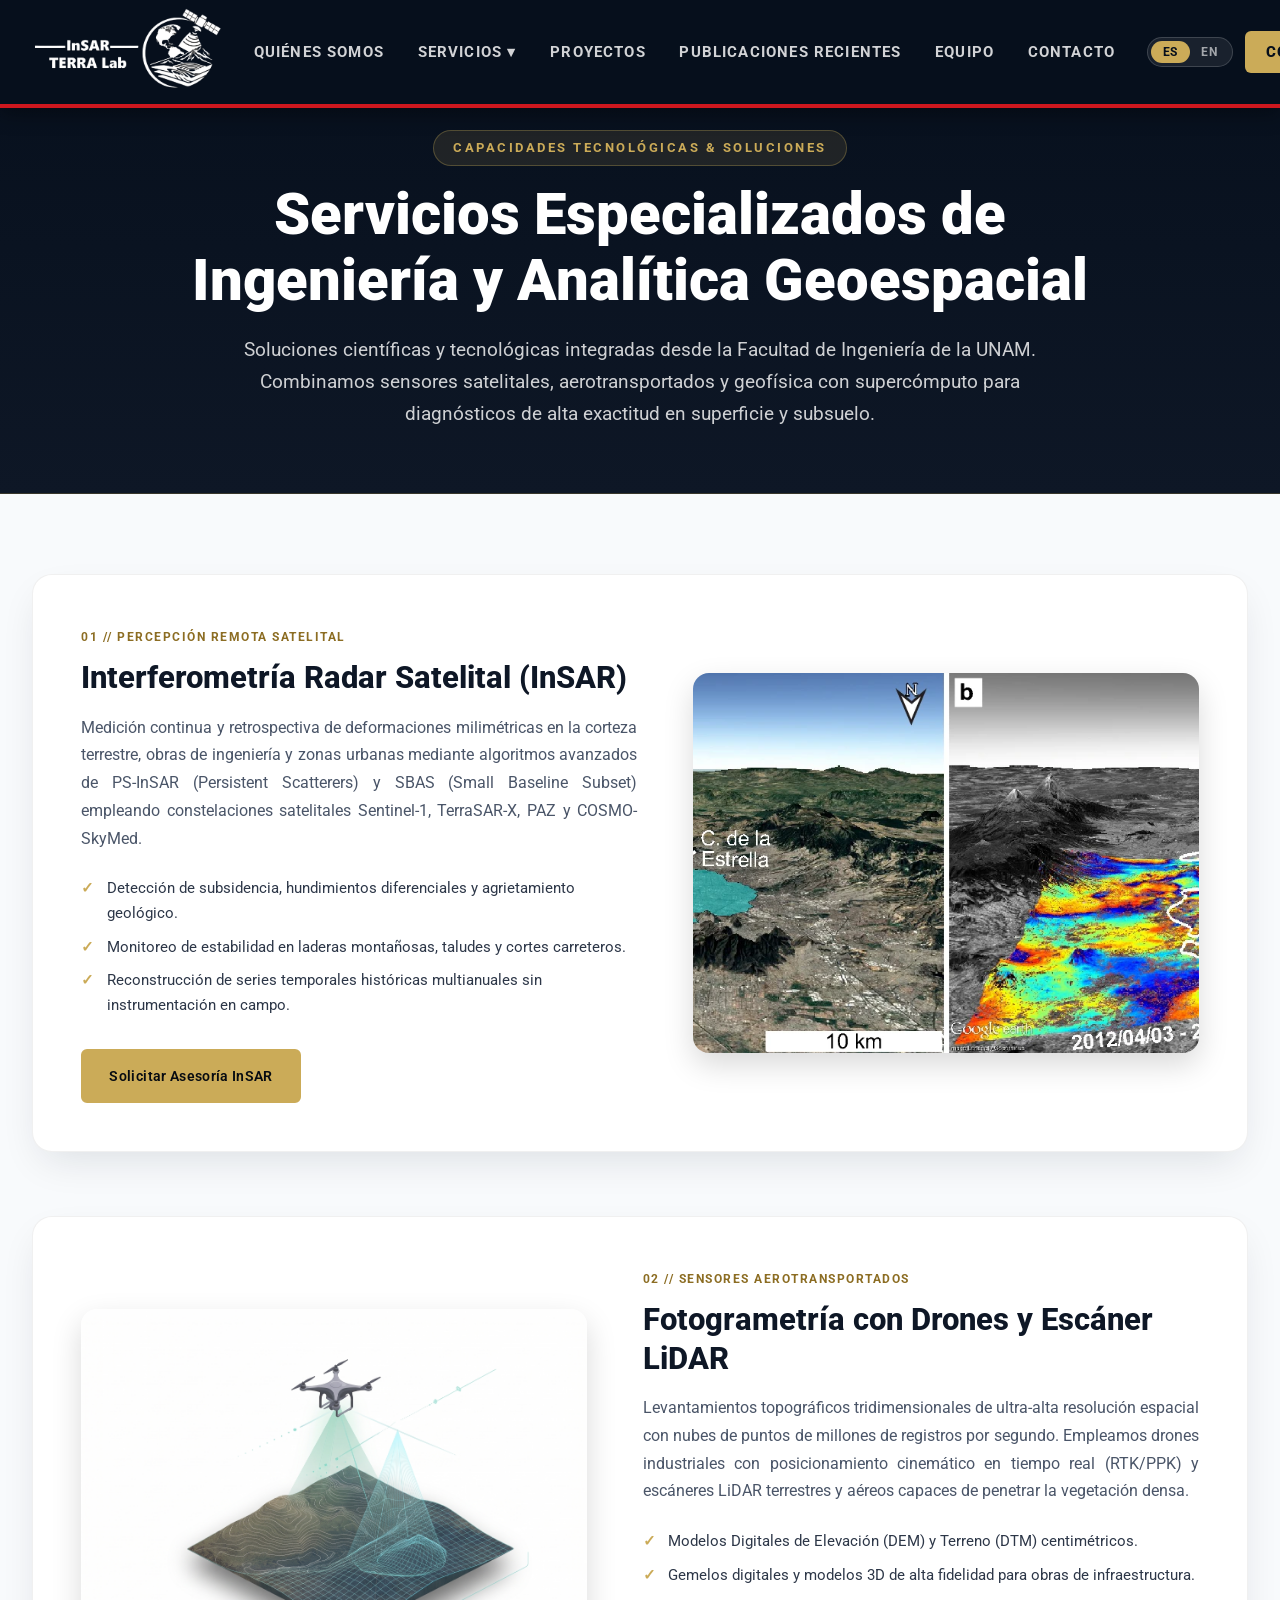
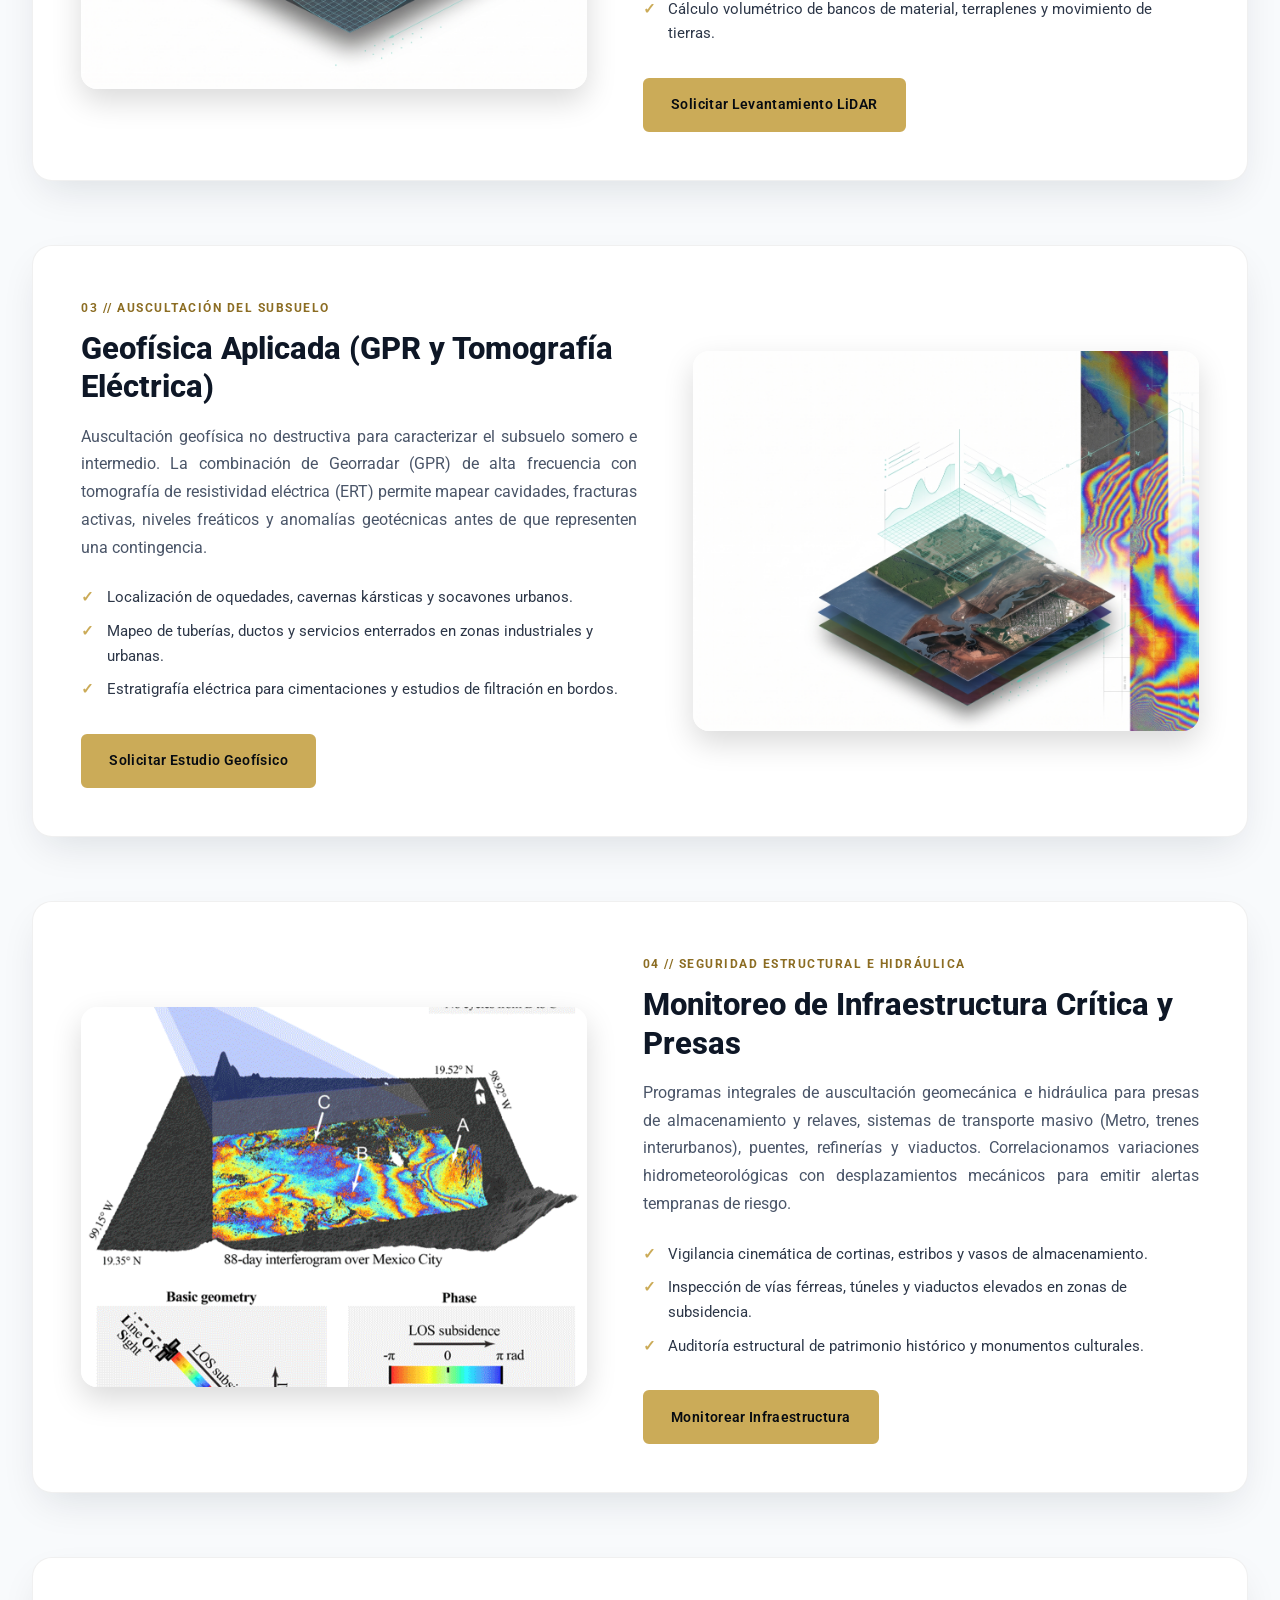
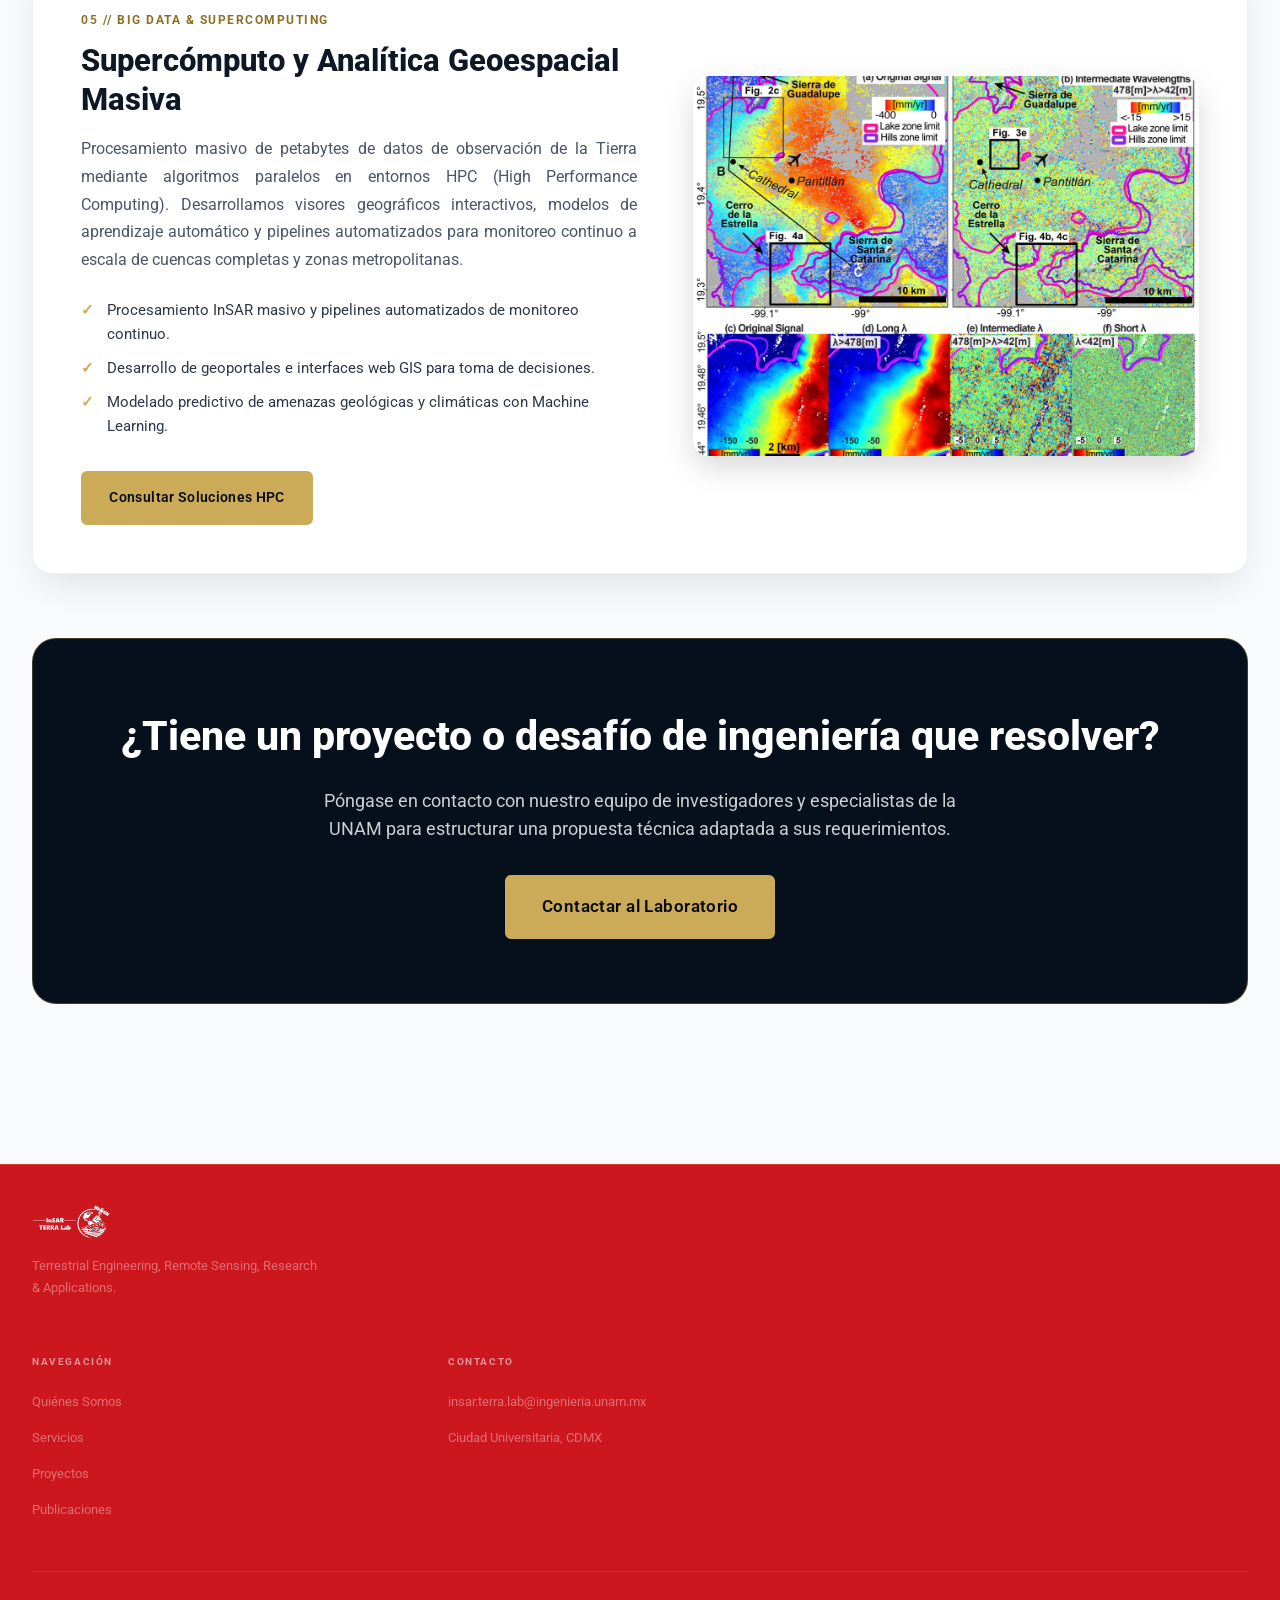
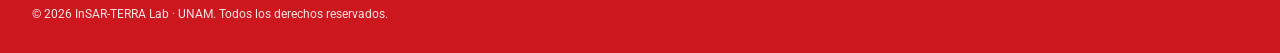
<file: servicios.html>
<!DOCTYPE html>
<html lang="es">
<head>
    <meta charset="UTF-8">
    <meta name="viewport" content="width=device-width, initial-scale=1.0">
    <title>Servicios Tecnológicos y Especializados | InSAR-TERRA Lab — UNAM</title>
    <meta name="description" content="Servicios de ingeniería, percepción remota satelital InSAR, drones con LiDAR, geofísica aplicada y supercómputo para monitoreo de infraestructura crítica y amenazas geológicas.">
    <link rel="icon" type="image/svg+xml" href="data:image/svg+xml,<svg xmlns='http://www.w3.org/2000/svg' viewBox='0 0 32 32'><circle cx='16' cy='16' r='14' fill='%23060F1C'/><path d='M8 16a8 8 0 0 1 16 0' stroke='%23CBAB58' stroke-width='3' fill='none'/><circle cx='16' cy='16' r='3' fill='%23CBAB58'/></svg>">

    <!-- Fonts -->
    <link rel="preconnect" href="https://fonts.googleapis.com">
    <link rel="preconnect" href="https://fonts.gstatic.com" crossorigin>
    <link href="https://fonts.googleapis.com/css2?family=Roboto:wght@300;400;500;700;900&family=Playfair+Display:ital,wght@0,600;0,700;1,400&family=JetBrains+Mono:wght@400;500;600&display=swap" rel="stylesheet">
    <link rel="stylesheet" href="css/styles.css">
    <style>
        .services-page-hero {
            padding: 130px 2rem 4rem;
            background: linear-gradient(180deg, #060F1C 0%, #0E1726 100%);
            border-bottom: 1px solid rgba(203, 171, 88, 0.25);
            text-align: center;
        }
        .services-hero-content {
            max-width: 960px;
            margin: 0 auto;
        }
        .services-badge {
            display: inline-block;
            font-family: var(--font-mono);
            font-size: 0.8rem;
            color: #CBAB58;
            letter-spacing: 2.5px;
            text-transform: uppercase;
            font-weight: 700;
            margin-bottom: 1rem;
            background: rgba(203, 171, 88, 0.12);
            padding: 0.4rem 1.2rem;
            border-radius: 999px;
            border: 1px solid rgba(203, 171, 88, 0.3);
        }
        .services-hero-title {
            font-size: clamp(2.4rem, 4.5vw, 3.8rem);
            font-weight: 900;
            color: #FFFFFF;
            line-height: 1.15;
            margin-bottom: 1.25rem;
        }
        .services-hero-subtitle {
            font-size: clamp(1.05rem, 1.5vw, 1.2rem);
            color: rgba(255, 255, 255, 0.8);
            line-height: 1.65;
            max-width: 800px;
            margin: 0 auto;
        }
        .services-section-wrapper {
            max-width: 1300px;
            margin: 0 auto;
            padding: 5rem 2rem;
        }
        .service-card-detailed {
            display: grid;
            grid-template-columns: 1.1fr 1fr;
            gap: 3.5rem;
            align-items: center;
            background: #FFFFFF;
            border-radius: 20px;
            padding: 3rem;
            margin-bottom: 4rem;
            box-shadow: 0 16px 40px -10px rgba(10, 22, 40, 0.12);
            border: 1px solid rgba(0, 0, 0, 0.06);
            transition: transform 0.3s ease, box-shadow 0.3s ease;
        }
        .service-card-detailed:hover {
            transform: translateY(-4px);
            box-shadow: 0 24px 50px -12px rgba(10, 22, 40, 0.18);
        }
        .service-card-detailed.reverse {
            grid-template-columns: 1fr 1.1fr;
        }
        .service-card-detailed.reverse .service-info {
            order: 2;
        }
        .service-card-detailed.reverse .service-img-wrap {
            order: 1;
        }
        .service-tag {
            display: inline-block;
            font-family: var(--font-mono);
            font-size: 0.72rem;
            color: #8C6D23;
            letter-spacing: 1.5px;
            text-transform: uppercase;
            font-weight: 700;
            margin-bottom: 0.75rem;
        }
        .service-title {
            font-size: clamp(1.6rem, 2.4vw, 2.2rem);
            font-weight: 800;
            color: #0E1726;
            line-height: 1.25;
            margin-bottom: 1rem;
        }
        .service-desc {
            font-size: 1.02rem;
            color: #4A5568;
            line-height: 1.7;
            margin-bottom: 1.5rem;
            text-align: justify;
        }
        .service-features-list {
            list-style: none;
            padding: 0;
            margin: 0 0 2rem 0;
        }
        .service-features-list li {
            position: relative;
            padding-left: 1.6rem;
            font-size: 0.95rem;
            color: #2D3748;
            line-height: 1.6;
            margin-bottom: 0.6rem;
        }
        .service-features-list li::before {
            content: "✓";
            position: absolute;
            left: 0;
            color: #CBAB58;
            font-weight: 900;
        }
        .service-img-wrap {
            height: 380px;
            border-radius: 16px;
            overflow: hidden;
            box-shadow: 0 12px 30px rgba(0,0,0,0.15);
        }
        .service-img-wrap img {
            width: 100%;
            height: 100%;
            object-fit: cover;
            display: block;
        }
        .services-cta-banner {
            background: #060F1C;
            border-radius: 24px;
            padding: 4rem 2.5rem;
            text-align: center;
            color: #FFFFFF;
            border: 1px solid rgba(203, 171, 88, 0.3);
            margin-top: 2rem;
        }
        .services-cta-banner h3 {
            font-size: clamp(2rem, 3.2vw, 2.6rem);
            font-weight: 800;
            margin-bottom: 1rem;
        }
        .services-cta-banner p {
            font-size: 1.1rem;
            color: rgba(255, 255, 255, 0.8);
            max-width: 650px;
            margin: 0 auto 2rem auto;
            line-height: 1.6;
        }
        @media (max-width: 900px) {
            .service-card-detailed,
            .service-card-detailed.reverse {
                grid-template-columns: 1fr;
                gap: 2rem;
                padding: 2rem 1.5rem;
            }
            .service-card-detailed.reverse .service-info {
                order: 1;
            }
            .service-card-detailed.reverse .service-img-wrap {
                order: 2;
            }
            .service-img-wrap {
                height: 260px;
            }
        }
    </style>
</head>
<body style="background: #F8FAFC;">

<!-- ======================== HEADER ======================== -->
<header id="main-header" style="background:#060F1C;">
    <a href="index.html#hero" class="logo">
        <img src="logos/insar-terra-white.png" alt="InSAR-TERRA Lab" class="header-main-logo">
    </a>

    <nav id="main-nav">
        <a href="index.html#quienes-somos" data-es="Quiénes Somos" data-en="About Us">Quiénes Somos</a>
        <div class="nav-item-dropdown">
            <a href="servicios.html" class="nav-link-dropdown active" data-es="Servicios ▾" data-en="Services ▾">Servicios ▾</a>
            <div class="dropdown-menu">
                <a href="#insar-interferometria" data-es="Interferometría Radar Satelital (InSAR)" data-en="Satellite Radar Interferometry (InSAR)">Interferometría Radar Satelital (InSAR)</a>
                <a href="#drones-lidar" data-es="Fotogrametría con Drones y Escáner LiDAR" data-en="Drone Photogrammetry & LiDAR Scanning">Fotogrametría con Drones y Escáner LiDAR</a>
                <a href="#geofisica-gpr" data-es="Geofísica Aplicada (GPR y Tomografía Eléctrica)" data-en="Applied Geophysics (GPR & Electrical Tomography)">Geofísica Aplicada (GPR y Tomografía Eléctrica)</a>
                <a href="#infraestructura-critica" data-es="Monitoreo de Infraestructura Crítica y Presas" data-en="Critical Infrastructure & Dam Monitoring">Monitoreo de Infraestructura Crítica y Presas</a>
                <a href="#supercomputo-analitica" data-es="Supercómputo y Analítica Geoespacial Masiva" data-en="Supercomputing & Big Geospatial Analytics">Supercómputo y Analítica Geoespacial Masiva</a>
            </div>
        </div>
        <a href="index.html#proyectos" data-es="Proyectos" data-en="Projects">Proyectos</a>
        <a href="index.html#difusion" data-es="Publicaciones Recientes" data-en="Recent Publications">Publicaciones Recientes</a>
        <a href="index.html#team" data-es="Equipo" data-en="Team">Equipo</a>
        <a href="index.html#contact" data-es="Contacto" data-en="Contact">Contacto</a>
    </nav>

    <div class="header-actions">
        <div class="lang-toggle" role="group" aria-label="Seleccionar idioma">
            <button class="lang-btn active" id="btn-es" onclick="setLang('es')" aria-pressed="true">ES</button>
            <button class="lang-btn" id="btn-en" onclick="setLang('en')" aria-pressed="false">EN</button>
        </div>
        <a href="index.html#contact" class="btn-contact" data-es="Contacto" data-en="Contact Us">Contacto</a>
    </div>
</header>

<!-- ======================== SERVICES HERO ======================== -->
<section class="services-page-hero">
    <div class="services-hero-content">
        <span class="services-badge" data-es="Capacidades Tecnológicas & Soluciones" data-en="Technological Capabilities & Solutions">Capacidades Tecnológicas &amp; Soluciones</span>
        <h1 class="services-hero-title" data-es="Servicios Especializados de Ingeniería y Analítica Geoespacial" data-en="Specialized Engineering & Geospatial Analytics Services">
            Servicios Especializados de Ingeniería y Analítica Geoespacial
        </h1>
        <p class="services-hero-subtitle" data-es="Soluciones científicas y tecnológicas integradas desde la Facultad de Ingeniería de la UNAM. Combinamos sensores satelitales, aerotransportados y geofísica con supercómputo para diagnósticos de alta exactitud en superficie y subsuelo." data-en="Integrated scientific and technological solutions from the Faculty of Engineering at UNAM. We fuse satellite, airborne, and geophysical sensors with high-performance supercomputing for high-precision surface and subsurface diagnostics.">
            Soluciones científicas y tecnológicas integradas desde la Facultad de Ingeniería de la UNAM. Combinamos sensores satelitales, aerotransportados y geofísica con supercómputo para diagnósticos de alta exactitud en superficie y subsuelo.
        </p>
    </div>
</section>

<!-- ======================== SERVICES LIST ======================== -->
<main class="services-section-wrapper">

    <!-- Servicio 1: InSAR -->
    <article id="insar-interferometria" class="service-card-detailed">
        <div class="service-info">
            <span class="service-tag" data-es="01 // PERCEPCIÓN REMOTA SATELITAL" data-en="01 // SATELLITE REMOTE SENSING">01 // PERCEPCIÓN REMOTA SATELITAL</span>
            <h2 class="service-title" data-es="Interferometría Radar Satelital (InSAR)" data-en="Satellite Radar Interferometry (InSAR)">
                Interferometría Radar Satelital (InSAR)
            </h2>
            <p class="service-desc" data-es="Medición continua y retrospectiva de deformaciones milimétricas en la corteza terrestre, obras de ingeniería y zonas urbanas mediante algoritmos avanzados de PS-InSAR (Persistent Scatterers) y SBAS (Small Baseline Subset) empleando constelaciones satelitales Sentinel-1, TerraSAR-X, PAZ y COSMO-SkyMed." data-en="Continuous and retrospective measurement of millimetric ground deformation across terrain, engineering assets, and urban zones using advanced PS-InSAR and SBAS algorithms across Sentinel-1, TerraSAR-X, PAZ, and COSMO-SkyMed radar constellations.">
                Medición continua y retrospectiva de deformaciones milimétricas en la corteza terrestre, obras de ingeniería y zonas urbanas mediante algoritmos avanzados de PS-InSAR (Persistent Scatterers) y SBAS (Small Baseline Subset) empleando constelaciones satelitales Sentinel-1, TerraSAR-X, PAZ y COSMO-SkyMed.
            </p>
            <ul class="service-features-list">
                <li data-es="Detección de subsidencia, hundimientos diferenciales y agrietamiento geológico." data-en="Detection of urban subsidence, differential settlement, and ground fissures.">Detección de subsidencia, hundimientos diferenciales y agrietamiento geológico.</li>
                <li data-es="Monitoreo de estabilidad en laderas montañosas, taludes y cortes carreteros." data-en="Slope stability tracking across mountainous slopes, open pits, and highway cuts.">Monitoreo de estabilidad en laderas montañosas, taludes y cortes carreteros.</li>
                <li data-es="Reconstrucción de series temporales históricas multianuales sin instrumentación en campo." data-en="Multi-year historical time-series reconstruction without prior in-situ sensors.">Reconstrucción de series temporales históricas multianuales sin instrumentación en campo.</li>
            </ul>
            <a href="index.html#contact" class="btn-primary" data-es="Solicitar Asesoría InSAR" data-en="Request InSAR Advisory">Solicitar Asesoría InSAR →</a>
        </div>
        <div class="service-img-wrap">
            <img src="assets/nature_metro_insar.webp" alt="InSAR Deformation Mapping">
        </div>
    </article>

    <!-- Servicio 2: Drones & LiDAR -->
    <article id="drones-lidar" class="service-card-detailed reverse">
        <div class="service-info">
            <span class="service-tag" data-es="02 // SENSORES AEROTRANSPORTADOS" data-en="02 // AIRBORNE SENSORS">02 // SENSORES AEROTRANSPORTADOS</span>
            <h2 class="service-title" data-es="Fotogrametría con Drones y Escáner LiDAR" data-en="Drone Photogrammetry & LiDAR Scanning">
                Fotogrametría con Drones y Escáner LiDAR
            </h2>
            <p class="service-desc" data-es="Levantamientos topográficos tridimensionales de ultra-alta resolución espacial con nubes de puntos de millones de registros por segundo. Empleamos drones industriales con posicionamiento cinemático en tiempo real (RTK/PPK) y escáneres LiDAR terrestres y aéreos capaces de penetrar la vegetación densa." data-en="Ultra-high-resolution 3D topographic surveying generating point clouds of millions of points per second. We deploy industrial UAVs with RTK/PPK positioning alongside terrestrial and airborne LiDAR scanners capable of penetrating dense canopy.">
                Levantamientos topográficos tridimensionales de ultra-alta resolución espacial con nubes de puntos de millones de registros por segundo. Empleamos drones industriales con posicionamiento cinemático en tiempo real (RTK/PPK) y escáneres LiDAR terrestres y aéreos capaces de penetrar la vegetación densa.
            </p>
            <ul class="service-features-list">
                <li data-es="Modelos Digitales de Elevación (DEM) y Terreno (DTM) centimétricos." data-en="Centimetric Digital Elevation Models (DEM) and Digital Terrain Models (DTM).">Modelos Digitales de Elevación (DEM) y Terreno (DTM) centimétricos.</li>
                <li data-es="Gemelos digitales y modelos 3D de alta fidelidad para obras de infraestructura." data-en="Digital twins and high-fidelity 3D assets for engineering infrastructure.">Gemelos digitales y modelos 3D de alta fidelidad para obras de infraestructura.</li>
                <li data-es="Cálculo volumétrico de bancos de material, terraplenes y movimiento de tierras." data-en="Volumetric analysis for open-pit stockpiles, embankments, and earthworks.">Cálculo volumétrico de bancos de material, terraplenes y movimiento de tierras.</li>
            </ul>
            <a href="index.html#contact" class="btn-primary" data-es="Solicitar Levantamiento LiDAR" data-en="Request LiDAR Survey">Solicitar Levantamiento LiDAR →</a>
        </div>
        <div class="service-img-wrap">
            <img src="img/img3.jpeg" alt="Drone and LiDAR Scanning">
        </div>
    </article>

    <!-- Servicio 3: Geofísica Aplicada -->
    <article id="geofisica-gpr" class="service-card-detailed">
        <div class="service-info">
            <span class="service-tag" data-es="03 // AUSCULTACIÓN DEL SUBSUELO" data-en="03 // SUBSURFACE INVESTIGATION">03 // AUSCULTACIÓN DEL SUBSUELO</span>
            <h2 class="service-title" data-es="Geofísica Aplicada (GPR y Tomografía Eléctrica)" data-en="Applied Geophysics (GPR & Electrical Tomography)">
                Geofísica Aplicada (GPR y Tomografía Eléctrica)
            </h2>
            <p class="service-desc" data-es="Auscultación geofísica no destructiva para caracterizar el subsuelo somero e intermedio. La combinación de Georradar (GPR) de alta frecuencia con tomografía de resistividad eléctrica (ERT) permite mapear cavidades, fracturas activas, niveles freáticos y anomalías geotécnicas antes de que representen una contingencia." data-en="Non-destructive geophysical subsurface exploration for shallow and intermediate strata. Fusing high-frequency Ground Penetrating Radar (GPR) with Electrical Resistivity Tomography (ERT) reveals sinkholes, active faults, water tables, and geotechnical anomalies before failures occur.">
                Auscultación geofísica no destructiva para caracterizar el subsuelo somero e intermedio. La combinación de Georradar (GPR) de alta frecuencia con tomografía de resistividad eléctrica (ERT) permite mapear cavidades, fracturas activas, niveles freáticos y anomalías geotécnicas antes de que representen una contingencia.
            </p>
            <ul class="service-features-list">
                <li data-es="Localización de oquedades, cavernas kársticas y socavones urbanos." data-en="Localization of subterranean voids, karst caves, and urban sinkholes.">Localización de oquedades, cavernas kársticas y socavones urbanos.</li>
                <li data-es="Mapeo de tuberías, ductos y servicios enterrados en zonas industriales y urbanas." data-en="Underground utility, pipeline, and conduit mapping in urbanized corridors.">Mapeo de tuberías, ductos y servicios enterrados en zonas industriales y urbanas.</li>
                <li data-es="Estratigrafía eléctrica para cimentaciones y estudios de filtración en bordos." data-en="Electrical stratigraphy for foundations, dams, and seepage diagnostics.">Estratigrafía eléctrica para cimentaciones y estudios de filtración en bordos.</li>
            </ul>
            <a href="index.html#contact" class="btn-primary" data-es="Solicitar Estudio Geofísico" data-en="Request Geophysics Study">Solicitar Estudio Geofísico →</a>
        </div>
        <div class="service-img-wrap">
            <img src="img/img2.jpeg" alt="Applied Geophysics GPR and ERT">
        </div>
    </article>

    <!-- Servicio 4: Infraestructura Crítica -->
    <article id="infraestructura-critica" class="service-card-detailed reverse">
        <div class="service-info">
            <span class="service-tag" data-es="04 // SEGURIDAD ESTRUCTURAL E HIDRÁULICA" data-en="04 // STRUCTURAL & DAM SAFETY">04 // SEGURIDAD ESTRUCTURAL E HIDRÁULICA</span>
            <h2 class="service-title" data-es="Monitoreo de Infraestructura Crítica y Presas" data-en="Critical Infrastructure & Dam Monitoring">
                Monitoreo de Infraestructura Crítica y Presas
            </h2>
            <p class="service-desc" data-es="Programas integrales de auscultación geomecánica e hidráulica para presas de almacenamiento y relaves, sistemas de transporte masivo (Metro, trenes interurbanos), puentes, refinerías y viaductos. Correlacionamos variaciones hidrometeorológicas con desplazamientos mecánicos para emitir alertas tempranas de riesgo." data-en="Comprehensive geomechanical and hydraulic health monitoring programs for dams, tailing facilities, mass transit networks, bridges, refineries, and viaducts. We cross-correlate hydrometeorological forcing with mechanical displacements to deliver proactive early-warning insights.">
                Programas integrales de auscultación geomecánica e hidráulica para presas de almacenamiento y relaves, sistemas de transporte masivo (Metro, trenes interurbanos), puentes, refinerías y viaductos. Correlacionamos variaciones hidrometeorológicas con desplazamientos mecánicos para emitir alertas tempranas de riesgo.
            </p>
            <ul class="service-features-list">
                <li data-es="Vigilancia cinemática de cortinas, estribos y vasos de almacenamiento." data-en="Kinematic surveillance of dam crests, abutments, and retention basins.">Vigilancia cinemática de cortinas, estribos y vasos de almacenamiento.</li>
                <li data-es="Inspección de vías férreas, túneles y viaductos elevados en zonas de subsidencia." data-en="Inspection of rail alignments, tunnels, and elevated viaducts over sinking ground.">Inspección de vías férreas, túneles y viaductos elevados en zonas de subsidencia.</li>
                <li data-es="Auditoría estructural de patrimonio histórico y monumentos culturales." data-en="Structural stability auditing for historic heritage and colonial monuments.">Auditoría estructural de patrimonio histórico y monumentos culturales.</li>
            </ul>
            <a href="index.html#contact" class="btn-primary" data-es="Monitorear Infraestructura" data-en="Monitor Infrastructure">Monitorear Infraestructura →</a>
        </div>
        <div class="service-img-wrap">
            <img src="assets/piahs_f01.png" alt="Dam and Structural Health Monitoring">
        </div>
    </article>

    <!-- Servicio 5: Supercómputo -->
    <article id="supercomputo-analitica" class="service-card-detailed">
        <div class="service-info">
            <span class="service-tag" data-es="05 // BIG DATA & SUPERCOMPUTING" data-en="05 // BIG DATA & SUPERCOMPUTING">05 // BIG DATA & SUPERCOMPUTING</span>
            <h2 class="service-title" data-es="Supercómputo y Analítica Geoespacial Masiva" data-en="Supercomputing & Big Geospatial Analytics">
                Supercómputo y Analítica Geoespacial Masiva
            </h2>
            <p class="service-desc" data-es="Procesamiento masivo de petabytes de datos de observación de la Tierra mediante algoritmos paralelos en entornos HPC (High Performance Computing). Desarrollamos visores geográficos interactivos, modelos de aprendizaje automático y pipelines automatizados para monitoreo continuo a escala de cuencas completas y zonas metropolitanas." data-en="Massive processing of petabytes of Earth observation data powered by parallel algorithms on High Performance Computing (HPC) clusters. We build interactive WebGIS geoportals, machine learning models, and automated continuous processing pipelines at watershed and metropolitan scales.">
                Procesamiento masivo de petabytes de datos de observación de la Tierra mediante algoritmos paralelos en entornos HPC (High Performance Computing). Desarrollamos visores geográficos interactivos, modelos de aprendizaje automático y pipelines automatizados para monitoreo continuo a escala de cuencas completas y zonas metropolitanas.
            </p>
            <ul class="service-features-list">
                <li data-es="Procesamiento InSAR masivo y pipelines automatizados de monitoreo continuo." data-en="Massive InSAR processing and automated continuous monitoring pipelines.">Procesamiento InSAR masivo y pipelines automatizados de monitoreo continuo.</li>
                <li data-es="Desarrollo de geoportales e interfaces web GIS para toma de decisiones." data-en="WebGIS dashboard and interactive geoportal development for stakeholders.">Desarrollo de geoportales e interfaces web GIS para toma de decisiones.</li>
                <li data-es="Modelado predictivo de amenazas geológicas y climáticas con Machine Learning." data-en="Predictive modeling of geohazards and climate risks with Machine Learning.">Modelado predictivo de amenazas geológicas y climáticas con Machine Learning.</li>
            </ul>
            <a href="index.html#contact" class="btn-primary" data-es="Consultar Soluciones HPC" data-en="Inquire HPC Solutions">Consultar Soluciones HPC →</a>
        </div>
        <div class="service-img-wrap">
            <img src="assets/nature_2020_fig2.png" alt="Supercomputing and Big Geospatial Analytics">
        </div>
    </article>

    <!-- Banner CTA final -->
    <div class="services-cta-banner">
        <h3 data-es="¿Tiene un proyecto o desafío de ingeniería que resolver?" data-en="Have an engineering project or challenge to solve?">
            ¿Tiene un proyecto o desafío de ingeniería que resolver?
        </h3>
        <p data-es="Póngase en contacto con nuestro equipo de investigadores y especialistas de la UNAM para estructurar una propuesta técnica adaptada a sus requerimientos." data-en="Connect with our UNAM research team and technical specialists to design a tailor-made scientific and engineering solution.">
            Póngase en contacto con nuestro equipo de investigadores y especialistas de la UNAM para estructurar una propuesta técnica adaptada a sus requerimientos.
        </p>
        <a href="index.html#contact" class="btn-primary" style="font-size:1.05rem; padding:1rem 2.2rem;" data-es="Contactar al Laboratorio" data-en="Contact the Laboratory">Contactar al Laboratorio →</a>
    </div>

</main>

<!-- ======================== FOOTER ======================== -->
<footer style="background:#060F1C; margin-top:5rem;">
    <div class="footer-top">
        <div class="footer-brand">
            <a href="index.html#hero" class="footer-logo">
                <img src="logos/insar-terra-white.png" alt="InSAR-TERRA Lab" style="height:36px; width:auto;">
            </a>
            <p class="footer-brand-desc"
               data-es="Terrestrial Engineering, Remote Sensing, Research & Applications."
               data-en="Interferometric Radar and Critical Infrastructure Monitoring Laboratory. Faculty of Engineering, UNAM.">
                Terrestrial Engineering, Remote Sensing, Research & Applications.
            </p>
        </div>
        <div class="footer-col">
            <h4 class="footer-col-title" data-es="Navegación" data-en="Navigation">Navegación</h4>
            <ul class="footer-links">
                <li><a href="index.html#quienes-somos" data-es="Quiénes Somos" data-en="About Us">Quiénes Somos</a></li>
                <li><a href="servicios.html" data-es="Servicios" data-en="Services">Servicios</a></li>
                <li><a href="index.html#proyectos" data-es="Proyectos" data-en="Projects">Proyectos</a></li>
                <li><a href="index.html#difusion" data-es="Publicaciones" data-en="Publications">Publicaciones</a></li>
            </ul>
        </div>
        <div class="footer-col">
            <h4 class="footer-col-title" data-es="Contacto" data-en="Contact">Contacto</h4>
            <ul class="footer-links">
                <li><a href="index.html#contact">insar.terra.lab@ingenieria.unam.mx</a></li>
                <li><a href="index.html#contact">Ciudad Universitaria, CDMX</a></li>
            </ul>
        </div>
    </div>
    <div class="footer-bottom">
        <p class="footer-copy">© 2026 InSAR-TERRA Lab · UNAM. <span data-es="Todos los derechos reservados." data-en="All rights reserved.">Todos los derechos reservados.</span></p>
    </div>
</footer>

<script src="js/main.js"></script>
</body>
</html>
</file>
<file: css/styles.css>
/* ============================================================
   InSAR-TERRA Lab — Stylesheet
   Design inspired by EarthDaily.com
   "Scientific Luxury & High-Tech Precision"
   ============================================================ */

/* ========================
   RESET & CSS VARIABLES
======================== */
*, *::before, *::after {
  margin: 0;
  padding: 0;
  box-sizing: border-box;
}

:root {
  /* Dark backgrounds */
  --clr-obsidian:    #070B11;
  --clr-navy-deep:   #0A1628;
  --clr-navy:        #0E2338;
  --clr-navy-mid:    #132B45;
  --clr-midnight:    #060F1C;

  /* Light backgrounds */
  --clr-off-white:   #FAFAF8;
  --clr-canvas:      #F2F4F0;
  --clr-white:       #FFFFFF;

  /* Accent colors */
  --clr-teal:        #CBAB58;
  --clr-teal-dark:   #B89745;
  --clr-teal-glow:   rgba(203, 171, 88, 0.20);
  --clr-blue:        #2D7FF9;
  --clr-blue-mid:    #1565C0;
  --clr-purple:      #7C5CBF;
  --clr-amber:       #E07A5F;
  --clr-green:       #48BB78;

  /* Text */
  --clr-text-dark:   #1A1D22;
  --clr-text-mid:    #4A5568;
  --clr-text-muted:  #718096;
  --clr-text-silver: #CBD5E0;

  /* Borders */
  --clr-border-dark:  rgba(255, 255, 255, 0.10);
  --clr-border-light: rgba(0, 0, 0, 0.08);

  /* Fonts */
  --font-serif: 'Playfair Display', Georgia, 'Times New Roman', serif;
  --font-sans:  'Inter', system-ui, -apple-system, sans-serif;
  --font-mono:  'JetBrains Mono', 'Courier New', monospace;

  /* Shadows */
  --shadow-sm: 0 1px 4px rgba(0,0,0,0.10);
  --shadow-md: 0 4px 20px rgba(0,0,0,0.14);
  --shadow-lg: 0 8px 40px rgba(0,0,0,0.22);
  --shadow-xl: 0 16px 64px rgba(0,0,0,0.32);

  /* Transitions */
  --ease: cubic-bezier(0.4, 0, 0.2, 1);
  --transition: all 0.3s var(--ease);
  --transition-fast: all 0.18s var(--ease);

  /* Border radii */
  --r-xs:   3px;
  --r-sm:   6px;
  --r-md:   12px;
  --r-lg:   18px;
  --r-xl:   24px;
  --r-pill: 999px;
}

html {
  scroll-behavior: smooth;
  -webkit-font-smoothing: antialiased;
  -moz-osx-font-smoothing: grayscale;
}

body {
  font-family: var(--font-sans);
  background: var(--clr-obsidian);
  color: var(--clr-text-dark);
  overflow-x: hidden;
  line-height: 1.65;
}

img { max-width: 100%; display: block; }
a  { text-decoration: none; }
ul { list-style: none; }
button { font-family: var(--font-sans); }

/* ========================
   SCROLL ANIMATIONS
======================== */
@keyframes fadeInUp {
  from { opacity: 0; transform: translateY(28px); }
  to   { opacity: 1; transform: translateY(0);    }
}

.animate-on-scroll {
  opacity: 0;
  transform: translateY(28px);
  transition: none;
}

.animate-on-scroll.animated {
  animation: fadeInUp 0.65s var(--ease) both;
}

.animate-on-scroll:nth-child(2).animated { animation-delay: 0.10s; }
.animate-on-scroll:nth-child(3).animated { animation-delay: 0.20s; }
.animate-on-scroll:nth-child(4).animated { animation-delay: 0.30s; }
.animate-on-scroll:nth-child(5).animated { animation-delay: 0.40s; }
.animate-on-scroll:nth-child(6).animated { animation-delay: 0.50s; }

/* ========================
   HEADER / NAV
======================== */
header {
  position: fixed;
  inset: 0 0 auto 0;
  z-index: 1000;
  height: 70px;
  display: flex;
  align-items: center;
  justify-content: space-between;
  padding: 0 2rem;
  gap: 1rem;
  background: rgba(7, 11, 17, 0.55);
  backdrop-filter: blur(18px);
  -webkit-backdrop-filter: blur(18px);
  border-bottom: 1px solid var(--clr-border-dark);
  transition: background 0.4s var(--ease);
}

header.scrolled {
  background: rgba(7, 11, 17, 0.94);
}

/* Logo */
.logo {
  display: flex;
  align-items: center;
  gap: 0.65rem;
  flex-shrink: 0;
}

.logo-icon {
  width: 42px;
  height: 42px;
  flex-shrink: 0;
}

.logo-text {
  display: flex;
  flex-direction: column;
  line-height: 1.1;
}

.logo-text .name {
  font-family: var(--font-serif);
  font-size: 1.05rem;
  font-weight: 700;
  color: var(--clr-white);
  letter-spacing: 0.01em;
  white-space: nowrap;
}

.logo-text .sub {
  font-family: var(--font-mono);
  font-size: 0.57rem;
  color: var(--clr-teal);
  letter-spacing: 0.08em;
  text-transform: uppercase;
  white-space: nowrap;
  margin-top: 1px;
}

/* Desktop nav */
nav#main-nav {
  display: flex;
  align-items: center;
  gap: 0.1rem;
}

nav#main-nav a {
  font-size: 0.85rem;
  font-weight: 500;
  color: rgba(255,255,255,0.72);
  padding: 0.45rem 0.85rem;
  border-radius: var(--r-sm);
  transition: var(--transition-fast);
  letter-spacing: 0.01em;
  white-space: nowrap;
}

nav#main-nav a:hover {
  color: var(--clr-white);
  background: rgba(255,255,255,0.08);
}

/* Header actions */
.header-actions {
  display: flex;
  align-items: center;
  gap: 0.75rem;
  flex-shrink: 0;
}

/* Language toggle */
.lang-toggle {
  display: flex;
  align-items: center;
  background: rgba(255,255,255,0.07);
  border: 1px solid rgba(255,255,255,0.12);
  border-radius: var(--r-pill);
  padding: 3px;
}

.lang-btn {
  font-family: var(--font-mono);
  font-size: 0.72rem;
  font-weight: 700;
  padding: 0.28rem 0.72rem;
  border-radius: var(--r-pill);
  border: none;
  cursor: pointer;
  transition: var(--transition-fast);
  color: rgba(255,255,255,0.45);
  background: transparent;
  letter-spacing: 0.06em;
}

.lang-btn.active {
  background: var(--clr-teal);
  color: var(--clr-obsidian);
}

.lang-btn:hover:not(.active) {
  color: rgba(255,255,255,0.8);
}

/* CTA button in header */
.btn-contact {
  font-size: 0.82rem;
  font-weight: 600;
  padding: 0.55rem 1.3rem;
  border-radius: var(--r-sm);
  background: var(--clr-teal);
  color: var(--clr-obsidian);
  letter-spacing: 0.03em;
  transition: var(--transition-fast);
  white-space: nowrap;
}

.btn-contact:hover {
  background: var(--clr-teal-dark);
  transform: translateY(-1px);
  box-shadow: 0 4px 14px rgba(203, 171, 88,0.35);
}

/* Mobile menu toggle */
.menu-toggle {
  display: none;
  background: rgba(255,255,255,0.07);
  border: 1px solid var(--clr-border-dark);
  border-radius: var(--r-sm);
  color: rgba(255,255,255,0.8);
  font-size: 1.1rem;
  width: 38px;
  height: 38px;
  cursor: pointer;
  align-items: center;
  justify-content: center;
  transition: var(--transition-fast);
  flex-shrink: 0;
}

.menu-toggle:hover {
  background: rgba(255,255,255,0.12);
  color: var(--clr-white);
}

/* Mobile nav drawer */
.mobile-nav-drawer {
  display: none;
  position: fixed;
  top: 70px;
  left: 0;
  right: 0;
  z-index: 999;
  background: rgba(7,11,17,0.97);
  backdrop-filter: blur(18px);
  -webkit-backdrop-filter: blur(18px);
  border-bottom: 1px solid var(--clr-border-dark);
  flex-direction: column;
  padding: 0.75rem 1rem 1.25rem;
  gap: 0.25rem;
}

.mobile-nav-drawer.open {
  display: flex;
}

.mobile-nav-drawer a {
  font-size: 0.95rem;
  font-weight: 500;
  color: rgba(255,255,255,0.72);
  padding: 0.65rem 0.85rem;
  border-radius: var(--r-sm);
  transition: var(--transition-fast);
}

.mobile-nav-drawer a:hover {
  color: var(--clr-white);
  background: rgba(255,255,255,0.07);
}

/* ========================
   HERO
======================== */
#hero {
  position: relative;
  min-height: 100vh;
  display: flex;
  align-items: center;
  overflow: hidden;
  background: #FFFFFF;
  padding-top: 80px;
}

.hero-bg-white {
  position: absolute;
  inset: 0;
  pointer-events: none;
  background: radial-gradient(circle at 85% 50%, rgba(203, 171, 88, 0.08) 0%, rgba(245, 247, 250, 0.4) 40%, #FFFFFF 85%);
  z-index: 0;
}

/* Background layers */
.hero-bg {
  position: absolute;
  inset: 0;
  pointer-events: none;
  z-index: 0;
}

.hero-stars {
  position: absolute;
  inset: 0;
  /* Generated in JS with canvas */
}

.hero-glow {
  position: absolute;
  width: 900px;
  height: 900px;
  right: -120px;
  top: 50%;
  transform: translateY(-50%);
  background: radial-gradient(ellipse at center,
    rgba(203, 171, 88, 0.07) 0%,
    rgba(45, 127, 249, 0.04) 40%,
    transparent 68%);
}

.hero-grid-lines {
  position: absolute;
  inset: 0;
  background-image:
    linear-gradient(rgba(203, 171, 88,0.025) 1px, transparent 1px),
    linear-gradient(90deg, rgba(203, 171, 88,0.025) 1px, transparent 1px);
  background-size: 60px 60px;
  mask-image: radial-gradient(ellipse 80% 80% at 50% 50%, black 30%, transparent 100%);
}

/* InSAR visual */
.insar-visual {
  position: absolute;
  right: 4%;
  top: 50%;
  transform: translateY(-50%);
  width: clamp(340px, 42vw, 520px);
  pointer-events: none;
  z-index: 1;
}

@keyframes drift {
  0%, 100% { transform: translateY(-50%) translateY(0px);  }
  50%       { transform: translateY(-50%) translateY(-14px); }
}

.insar-svg {
  width: 100%;
  height: auto;
  animation: drift 7s ease-in-out infinite;
  filter: drop-shadow(0 0 48px rgba(203, 171, 88,0.22));
}

/* Hero content */
.hero-content {
  position: relative;
  z-index: 2;
  width: 100%;
  max-width: 1380px;
  margin: 0 auto;
  padding: 3.5rem 2.5rem 4rem;
  display: grid;
  grid-template-columns: 1fr 1.15fr;
  align-items: center;
  gap: 3.5rem;
}

.hero-right {
  display: flex;
  justify-content: flex-end;
  align-items: center;
  position: relative;
}

.hero-image-card {
  position: relative;
  width: 100%;
  max-width: 680px;
  border-radius: 18px;
  overflow: hidden;
  box-shadow: 0 24px 60px -12px rgba(14, 23, 38, 0.22), 0 0 0 1px rgba(203, 171, 88, 0.35);
  background: #0B111A;
  transition: transform 0.4s cubic-bezier(0.16, 1, 0.3, 1), box-shadow 0.4s ease;
}

.hero-image-card:hover {
  transform: translateY(-4px);
  box-shadow: 0 30px 70px -10px rgba(14, 23, 38, 0.28), 0 0 0 1px rgba(203, 171, 88, 0.6);
}

.hero-landing-img {
  width: 100%;
  height: auto;
  display: block;
  object-fit: cover;
}

.hero-left {
  max-width: 580px;
}

.hero-eyebrow {
  display: inline-flex;
  align-items: center;
  gap: 0.6rem;
  font-family: var(--font-mono);
  font-size: 0.72rem;
  font-weight: 600;
  color: var(--clr-teal);
  letter-spacing: 0.10em;
  text-transform: uppercase;
  margin-bottom: 1.4rem;
}

.hero-eyebrow::before {
  content: '';
  display: block;
  width: 22px;
  height: 1.5px;
  background: var(--clr-teal);
  flex-shrink: 0;
}

.hero-title {
  font-family: var(--font-serif);
  font-size: clamp(2.4rem, 4.8vw, 3.8rem);
  font-weight: 800;
  line-height: 1.12;
  color: #0E1726;
  margin-bottom: 1.4rem;
  letter-spacing: -0.015em;
}

.hero-title .accent { color: #CBAB58; }

.hero-desc {
  font-size: clamp(1rem, 1.5vw, 1.1rem);
  color: #4A5568;
  line-height: 1.75;
  margin-bottom: 2.25rem;
  max-width: 520px;
}

.hero-ctas {
  display: flex;
  gap: 0.85rem;
  flex-wrap: wrap;
  margin-bottom: 2.75rem;
}

/* Global buttons */
.btn-primary {
  display: inline-flex;
  align-items: center;
  gap: 0.5rem;
  font-weight: 600;
  font-size: 0.88rem;
  padding: 0.85rem 1.65rem;
  border-radius: var(--r-sm);
  background: var(--clr-teal);
  color: var(--clr-obsidian);
  letter-spacing: 0.025em;
  border: 2px solid var(--clr-teal);
  transition: var(--transition);
}

.btn-primary:hover {
  background: var(--clr-teal-dark);
  border-color: var(--clr-teal-dark);
  transform: translateY(-2px);
  box-shadow: 0 8px 26px rgba(203, 171, 88,0.32);
}

.btn-secondary {
  display: inline-flex;
  align-items: center;
  gap: 0.5rem;
  font-weight: 600;
  font-size: 0.88rem;
  padding: 0.85rem 1.65rem;
  border-radius: var(--r-sm);
  background: transparent;
  color: var(--clr-white);
  letter-spacing: 0.025em;
  border: 2px solid rgba(255,255,255,0.28);
  transition: var(--transition);
}

.btn-secondary:hover {
  border-color: rgba(255,255,255,0.65);
  background: rgba(255,255,255,0.07);
  transform: translateY(-2px);
}

.btn-arrow {
  display: inline-block;
  transition: transform 0.2s var(--ease);
}

.btn-primary:hover .btn-arrow,
.btn-secondary:hover .btn-arrow,
.app-link:hover .btn-arrow,
.view-all-link:hover .btn-arrow { transform: translateX(4px); }

/* Hero stats */
.hero-stats {
  display: grid;
  grid-template-columns: repeat(3, auto);
  gap: 2rem;
  width: fit-content;
}

.hero-stat {
  border-left: 2px solid rgba(203, 171, 88,0.45);
  padding-left: 1rem;
}

.hero-stat .value {
  font-family: var(--font-mono);
  font-size: 1.45rem;
  font-weight: 600;
  color: var(--clr-teal);
  display: block;
  margin-bottom: 0.2rem;
  letter-spacing: -0.01em;
}

.hero-stat .label {
  font-size: 0.72rem;
  color: rgba(255,255,255,0.45);
  letter-spacing: 0.06em;
  text-transform: uppercase;
}

/* ========================
   SECTION SHARED
======================== */
.section-container {
  max-width: 1300px;
  margin: 0 auto;
  padding: 0 2rem;
}

.section-eyebrow {
  display: inline-flex;
  align-items: center;
  gap: 0.65rem;
  font-family: var(--font-mono);
  font-size: 0.7rem;
  font-weight: 700;
  color: var(--clr-teal);
  letter-spacing: 0.14em;
  text-transform: uppercase;
  margin-bottom: 0.6rem;
}

.section-eyebrow::before {
  content: '';
  display: block;
  width: 18px;
  height: 1.5px;
  background: var(--clr-teal);
  flex-shrink: 0;
}

.section-eyebrow.dark {
  color: var(--clr-navy);
}
.section-eyebrow.dark::before {
  background: var(--clr-navy);
}

.section-eyebrow.centered {
  display: flex;
  justify-content: center;
}

.section-header {
  text-align: center;
  max-width: 720px;
  margin: 0 auto 3.5rem;
}

.section-title {
  font-family: var(--font-serif);
  font-size: clamp(2rem, 3.8vw, 2.9rem);
  font-weight: 700;
  color: var(--clr-text-dark);
  line-height: 1.14;
  margin-bottom: 0.9rem;
  letter-spacing: -0.01em;
}

.section-desc {
  font-size: 1.05rem;
  color: var(--clr-text-mid);
  line-height: 1.72;
}

/* ========================
   DASHBOARD (Dark Navy)
======================== */
#dashboard {
  position: relative;
  background: var(--clr-navy-deep);
  padding: 5.5rem 2rem;
  overflow: hidden;
}

#dashboard::before {
  content: '';
  position: absolute;
  top: 0; left: 0; right: 0;
  height: 1px;
  background: linear-gradient(90deg, transparent 0%, var(--clr-teal) 50%, transparent 100%);
  opacity: 0.35;
}

.dashboard-header {
  display: flex;
  align-items: flex-start;
  justify-content: space-between;
  gap: 2rem;
  flex-wrap: wrap;
  margin-bottom: 2.5rem;
}

.dashboard-title {
  font-family: var(--font-serif);
  font-size: clamp(1.6rem, 2.8vw, 2.3rem);
  font-weight: 700;
  color: var(--clr-white);
  line-height: 1.18;
}

/* Live badge */
.live-badge {
  display: inline-flex;
  align-items: center;
  gap: 0.5rem;
  font-family: var(--font-mono);
  font-size: 0.7rem;
  font-weight: 700;
  color: var(--clr-green);
  background: rgba(72,187,120,0.10);
  border: 1px solid rgba(72,187,120,0.28);
  padding: 0.38rem 0.9rem;
  border-radius: var(--r-pill);
  letter-spacing: 0.10em;
  flex-shrink: 0;
  margin-top: 0.4rem;
}

@keyframes blink {
  0%, 100% { opacity: 1; }
  50%       { opacity: 0.25; }
}

.live-dot {
  width: 7px;
  height: 7px;
  border-radius: 50%;
  background: var(--clr-green);
  animation: blink 1.6s ease-in-out infinite;
  flex-shrink: 0;
}

/* Dashboard layout */
.dashboard-grid {
  display: grid;
  grid-template-columns: 290px 1fr;
  gap: 1.25rem;
}

/* Telemetry banner inside Quienes Somos */
.telemetry-banner-wrapper {
  background: var(--clr-navy-deep);
  padding: 5rem 0 4rem;
  border-bottom: 1px solid var(--clr-border-dark);
}

#quienes-somos {
  background: var(--clr-canvas);
}

/* ========================
   ABOUT US / QUIÉNES SOMOS — MISIÓN, VISIÓN, OBJETIVOS (Z-PATTERN)
======================== */
.about-narrative {
  padding: 4.5rem 0 2rem;
  display: flex;
  flex-direction: column;
  gap: 4.5rem;
}

.about-block {
  display: grid;
  grid-template-columns: 1fr 1fr;
  gap: 3.5rem;
  align-items: center;
}

.about-block.reverse {
  direction: rtl;
}

.about-block.reverse > * {
  direction: ltr;
}

.about-text {
  display: flex;
  flex-direction: column;
}

.about-block-title {
  font-family: var(--font-serif);
  font-size: clamp(1.6rem, 2.8vw, 2.3rem);
  font-weight: 700;
  color: var(--clr-text-dark);
  line-height: 1.2;
  margin-bottom: 1.1rem;
}

.about-paragraph {
  font-size: 0.95rem;
  color: var(--clr-text-mid);
  line-height: 1.75;
  margin-bottom: 1rem;
}

.about-paragraph:last-child {
  margin-bottom: 0;
}

.about-image-wrapper {
  position: relative;
  border-radius: var(--r-lg);
  overflow: hidden;
  box-shadow: var(--shadow-md);
  border: 1px solid var(--clr-border-light);
  height: 340px;
  background: var(--clr-navy);
  display: flex;
  align-items: center;
  justify-content: center;
}

.about-image-wrapper.img-mision {
  background: linear-gradient(135deg, #07162c 0%, #0d2847 60%, #17426b 100%);
}

.about-image-wrapper.img-vision {
  background: linear-gradient(135deg, #0a202d 0%, #123d47 60%, #1f5e63 100%);
}

.about-image-wrapper.img-objetivos {
  background: linear-gradient(135deg, #181d3b 0%, #292d5c 60%, #3e3b75 100%);
}

.about-image-wrapper svg {
  width: 100%;
  height: 100%;
}

@media (max-width: 860px) {
  .about-block {
    grid-template-columns: 1fr;
    gap: 2rem;
  }
  .about-block.reverse {
    direction: ltr;
  }
  .about-image-wrapper {
    height: 250px;
  }
}
  background: rgba(0,0,0,0.28);
  border: 1px solid var(--clr-border-dark);
  border-radius: var(--r-md);
  padding: 1.4rem;
  display: flex;
  flex-direction: column;
  gap: 0;
}

.telemetry-title {
  font-family: var(--font-mono);
  font-size: 0.62rem;
  font-weight: 700;
  color: var(--clr-teal);
  letter-spacing: 0.16em;
  text-transform: uppercase;
  padding-bottom: 0.85rem;
  border-bottom: 1px solid var(--clr-border-dark);
  margin-bottom: 0.4rem;
}

.telemetry-item {
  display: flex;
  justify-content: space-between;
  align-items: center;
  padding: 0.52rem 0;
  border-bottom: 1px solid rgba(255,255,255,0.038);
}
.telemetry-item:last-child { border-bottom: none; }

.telemetry-label {
  font-family: var(--font-mono);
  font-size: 0.65rem;
  color: rgba(255,255,255,0.40);
  letter-spacing: 0.06em;
  text-transform: uppercase;
}

.telemetry-value {
  font-family: var(--font-mono);
  font-size: 0.82rem;
  font-weight: 600;
  color: var(--clr-white);
}
.telemetry-value.highlight { color: var(--clr-teal); }
.telemetry-value.status-active { color: #48BB78; }

/* Sensor grid */
.sensor-grid {
  display: grid;
  grid-template-columns: repeat(3, 1fr);
  gap: 1rem;
}

.sensor-card {
  background: rgba(0,0,0,0.28);
  border: 1px solid var(--clr-border-dark);
  border-radius: var(--r-md);
  padding: 1.4rem;
  position: relative;
  overflow: hidden;
  transition: var(--transition);
}

.sensor-card::after {
  content: '';
  position: absolute;
  top: 0; left: 0; right: 0;
  height: 2px;
  background: linear-gradient(90deg, var(--clr-teal), var(--clr-blue));
  transform: scaleX(0);
  transform-origin: left;
  transition: transform 0.35s var(--ease);
}

.sensor-card:hover {
  border-color: rgba(203, 171, 88,0.28);
  transform: translateY(-3px);
}

.sensor-card:hover::after { transform: scaleX(1); }

.sensor-label {
  font-family: var(--font-mono);
  font-size: 0.62rem;
  font-weight: 700;
  color: rgba(255,255,255,0.38);
  letter-spacing: 0.13em;
  text-transform: uppercase;
  margin-bottom: 0.65rem;
}

.sensor-value {
  font-family: var(--font-mono);
  font-size: 1.75rem;
  font-weight: 600;
  color: var(--clr-white);
  line-height: 1;
  margin-bottom: 0.3rem;
}

.sensor-unit {
  font-size: 0.9rem;
  color: rgba(255,255,255,0.4);
  font-weight: 400;
}

.sensor-desc {
  font-size: 0.72rem;
  color: rgba(255,255,255,0.38);
  margin-bottom: 0.65rem;
  line-height: 1.4;
}

.sensor-status {
  display: flex;
  align-items: center;
  gap: 0.4rem;
}

.status-dot {
  width: 6px;
  height: 6px;
  border-radius: 50%;
  background: var(--clr-green);
  flex-shrink: 0;
}

.status-dot.pulse {
  animation: blink 1.4s ease-in-out infinite;
}

.status-label {
  font-family: var(--font-mono);
  font-size: 0.62rem;
  font-weight: 600;
  color: var(--clr-green);
  letter-spacing: 0.08em;
  text-transform: uppercase;
}

/* ========================
   APPLICATIONS (Off-White)
======================== */
#applications {
  background: var(--clr-off-white);
  padding: 5.5rem 2rem;
}

.apps-grid {
  display: grid;
  grid-template-columns: repeat(3, 1fr);
  gap: 1.4rem;
}

.app-card {
  background: var(--clr-white);
  border-radius: var(--r-lg);
  overflow: hidden;
  border: 1px solid var(--clr-border-light);
  box-shadow: var(--shadow-sm);
  display: flex;
  flex-direction: column;
  transition: var(--transition);
}

.app-card:hover {
  transform: translateY(-5px);
  box-shadow: var(--shadow-lg);
}

.app-card-visual {
  height: 192px;
  position: relative;
  overflow: hidden;
  display: flex;
  align-items: center;
  justify-content: center;
}

/* Visual backgrounds */
.app-card-visual.urban        { background: linear-gradient(135deg, #1a1a2e 0%, #16213e 55%, #0f3460 100%); }
.app-card-visual.landslide    { background: linear-gradient(135deg, #2d5016 0%, #4a7c59 55%, #6a994e 100%); }
.app-card-visual.volcanic     { background: linear-gradient(135deg, #6b1c1c 0%, #b03a2e 55%, #e74c3c 100%); }
.app-card-visual.seismic      { background: linear-gradient(135deg, #2c3e50 0%, #34495e 55%, #7f8c8d 100%); }
.app-card-visual.infrastructure { background: linear-gradient(135deg, #1a237e 0%, #283593 55%, #3949ab 100%); }
.app-card-visual.glaciology   { background: linear-gradient(135deg, #006994 0%, #0096c7 55%, #48cae4 100%); }

/* InSAR fringe ring overlay */
.app-card-visual::before {
  content: '';
  position: absolute;
  inset: 0;
  background: repeating-radial-gradient(
    ellipse at center,
    transparent 0px,
    transparent 12px,
    rgba(203, 171, 88, 0.09) 13px,
    rgba(203, 171, 88, 0.09) 14px
  );
  pointer-events: none;
}

.app-icon {
  font-size: 3.4rem;
  position: relative;
  z-index: 1;
  filter: drop-shadow(0 2px 10px rgba(0,0,0,0.4));
}

.app-card-body {
  padding: 1.4rem;
  flex: 1;
  display: flex;
  flex-direction: column;
}

.app-tag {
  display: inline-block;
  font-family: var(--font-mono);
  font-size: 0.6rem;
  font-weight: 700;
  color: var(--clr-navy);
  background: rgba(14,35,56,0.07);
  border: 1px solid rgba(14,35,56,0.10);
  padding: 0.22rem 0.65rem;
  border-radius: var(--r-pill);
  letter-spacing: 0.08em;
  text-transform: uppercase;
  margin-bottom: 0.65rem;
  width: fit-content;
}

.app-title {
  font-family: var(--font-serif);
  font-size: 1.2rem;
  font-weight: 700;
  color: var(--clr-text-dark);
  line-height: 1.28;
  margin-bottom: 0.65rem;
}

.app-desc {
  font-size: 0.84rem;
  color: var(--clr-text-mid);
  line-height: 1.65;
  flex: 1;
  margin-bottom: 1rem;
}

.app-link {
  display: inline-flex;
  align-items: center;
  gap: 0.4rem;
  font-size: 0.78rem;
  font-weight: 600;
  color: var(--clr-navy);
  transition: var(--transition-fast);
  letter-spacing: 0.03em;
}

.app-link:hover { color: var(--clr-blue); }

/* ========================
   TECHNOLOGY PIPELINE (Canvas)
======================== */
#technology {
  background: var(--clr-canvas);
  padding: 5.5rem 2rem;
}

.pipeline-header {
  margin-bottom: 3.5rem;
}

.pipeline-title {
  font-family: var(--font-serif);
  font-size: clamp(1.7rem, 3.2vw, 2.5rem);
  font-weight: 700;
  color: var(--clr-text-dark);
  line-height: 1.18;
  max-width: 700px;
  margin-bottom: 0.9rem;
  letter-spacing: -0.01em;
}

.pipeline-desc {
  font-size: 1rem;
  color: var(--clr-text-mid);
  max-width: 580px;
  line-height: 1.72;
}

.pipeline-stages {
  display: grid;
  grid-template-columns: repeat(3, 1fr);
  gap: 1.4rem;
  position: relative;
}

/* Connecting line between pipeline steps */
.pipeline-stages::before {
  content: '';
  position: absolute;
  top: 50px;
  left: calc(16.67% + 20px);
  right: calc(16.67% + 20px);
  height: 2px;
  background: linear-gradient(90deg, var(--clr-teal), var(--clr-blue), var(--clr-purple));
  z-index: 0;
  border-radius: 2px;
}

.pipeline-stage {
  background: var(--clr-white);
  border: 1px solid var(--clr-border-light);
  border-radius: var(--r-lg);
  padding: 1.75rem 1.5rem;
  position: relative;
  transition: var(--transition);
  z-index: 1;
}

.pipeline-stage:hover {
  box-shadow: var(--shadow-md);
  transform: translateY(-3px);
}

.stage-label {
  font-family: var(--font-mono);
  font-size: 0.62rem;
  font-weight: 700;
  color: var(--clr-teal);
  letter-spacing: 0.16em;
  text-transform: uppercase;
  display: block;
  margin-bottom: 0.65rem;
}

.stage-icon {
  width: 50px;
  height: 50px;
  background: var(--clr-navy);
  border-radius: 50%;
  display: flex;
  align-items: center;
  justify-content: center;
  font-size: 1.3rem;
  margin-bottom: 1.1rem;
  position: relative;
  z-index: 2;
  box-shadow: 0 4px 14px rgba(10,22,40,0.25);
}

.stage-title {
  font-family: var(--font-serif);
  font-size: 1.4rem;
  font-weight: 700;
  color: var(--clr-text-dark);
  line-height: 1.22;
  margin-bottom: 0.7rem;
}

.stage-desc {
  font-size: 0.84rem;
  color: var(--clr-text-mid);
  line-height: 1.65;
  margin-bottom: 1rem;
}

.stage-items {
  display: flex;
  flex-direction: column;
  gap: 0.42rem;
}

.stage-items li {
  font-size: 0.8rem;
  color: var(--clr-text-mid);
  display: flex;
  align-items: center;
  gap: 0.55rem;
}

.stage-items li::before {
  content: '';
  display: block;
  width: 5px;
  height: 5px;
  border-radius: 50%;
  background: var(--clr-teal);
  flex-shrink: 0;
}

/* ========================
   FEATURES MATRIX (Deep Navy)
======================== */
#features {
  background: var(--clr-navy-deep);
  padding: 5.5rem 2rem;
  position: relative;
  overflow: hidden;
}

#features::before {
  content: '';
  position: absolute;
  top: -180px; right: -180px;
  width: 550px; height: 550px;
  border-radius: 50%;
  background: radial-gradient(ellipse, rgba(203, 171, 88,0.055), transparent 70%);
  pointer-events: none;
}

#features::after {
  content: '';
  position: absolute;
  bottom: -150px; left: -100px;
  width: 480px; height: 480px;
  border-radius: 50%;
  background: radial-gradient(ellipse, rgba(45,127,249,0.045), transparent 70%);
  pointer-events: none;
}

.features-header {
  text-align: center;
  max-width: 720px;
  margin: 0 auto 3.5rem;
}

.features-title {
  font-family: var(--font-serif);
  font-size: clamp(2rem, 3.8vw, 2.9rem);
  font-weight: 700;
  color: var(--clr-white);
  line-height: 1.14;
  margin-bottom: 0.9rem;
  letter-spacing: -0.01em;
}

.features-desc {
  font-size: 1rem;
  color: rgba(255,255,255,0.52);
  line-height: 1.72;
}

.features-grid {
  display: grid;
  grid-template-columns: repeat(4, 1fr);
  gap: 1.25rem;
  margin-bottom: 3rem;
  position: relative;
  z-index: 1;
}

.feature-card {
  background: rgba(0,0,0,0.22);
  border: 1px solid var(--clr-border-dark);
  border-radius: var(--r-md);
  padding: 1.85rem 1.5rem;
  transition: var(--transition);
  position: relative;
  overflow: hidden;
}

.feature-card::before {
  content: '';
  position: absolute;
  bottom: 0; left: 0; right: 0;
  height: 2px;
  background: linear-gradient(90deg, var(--clr-teal), var(--clr-blue));
  opacity: 0;
  transition: opacity 0.35s var(--ease);
}

.feature-card:hover {
  border-color: rgba(203, 171, 88,0.22);
  background: rgba(0,0,0,0.38);
  transform: translateY(-4px);
}

.feature-card:hover::before { opacity: 1; }

.feature-icon {
  font-size: 2.1rem;
  display: block;
  margin-bottom: 1rem;
}

.feature-eyebrow {
  font-family: var(--font-mono);
  font-size: 0.62rem;
  font-weight: 700;
  color: var(--clr-teal);
  letter-spacing: 0.14em;
  text-transform: uppercase;
  margin-bottom: 0.5rem;
}

.feature-title {
  font-family: var(--font-serif);
  font-size: 1.2rem;
  font-weight: 700;
  color: var(--clr-white);
  line-height: 1.28;
  margin-bottom: 0.7rem;
}

.feature-desc {
  font-size: 0.84rem;
  color: var(--clr-text-silver);
  line-height: 1.65;
  opacity: 0.85;
}

.features-cta {
  text-align: center;
  position: relative;
  z-index: 1;
}

/* ========================
   PROJECTS (Off-White)
======================== */
#projects {
  background: var(--clr-off-white);
  padding: 5.5rem 2rem;
}

.projects-header {
  display: flex;
  align-items: flex-end;
  justify-content: space-between;
  gap: 2rem;
  flex-wrap: wrap;
  margin-bottom: 2.25rem;
}

.projects-carousel-wrapper {
  overflow: hidden;
  position: relative;
  padding: 0.5rem 0 1rem;
}

.projects-carousel-track {
  display: flex;
  gap: 1.5rem;
  transition: transform 0.45s var(--ease);
  will-change: transform;
}

.project-card {
  flex: 0 0 calc((100% - 1.5rem) / 2);
  min-width: 320px;
  background: var(--clr-white);
  border-radius: var(--r-lg);
  overflow: hidden;
  border: 1px solid var(--clr-border-light);
  display: flex;
  flex-direction: column;
  transition: var(--transition);
}

.projects-dots-indicator {
  display: flex;
  justify-content: center;
  gap: 0.5rem;
  margin-top: 1.75rem;
}

.project-dot {
  width: 8px;
  height: 8px;
  border-radius: 50%;
  background: rgba(14, 35, 56, 0.2);
  cursor: pointer;
  transition: var(--transition-fast);
}

.project-dot.active {
  background: var(--clr-teal);
  width: 24px;
  border-radius: var(--r-pill);
}

@media (max-width: 768px) {
  .project-card {
    flex: 0 0 100%;
    min-width: 100%;
  }
}

.project-card:hover {
  transform: translateY(-4px);
  box-shadow: var(--shadow-md);
}

.project-thumb {
  height: 192px;
  position: relative;
  overflow: hidden;
  display: flex;
  align-items: center;
  justify-content: center;
}

.project-thumb.p1 { background: linear-gradient(135deg, #1b2a4a, #2d5986); }
.project-thumb.p2 { background: linear-gradient(135deg, #5c1515, #a93226); }
.project-thumb.p3 { background: linear-gradient(135deg, #1a3a1a, #2e7d32); }
.project-thumb.p4 { background: linear-gradient(135deg, #2d1b69, #6a1fc2); }
.project-thumb.p5 { background: linear-gradient(135deg, #1c3f5e, #1976d2); }
.project-thumb.p6 { background: linear-gradient(135deg, #3d2200, #c47d0e); }

.fringe-overlay {
  position: absolute;
  inset: 0;
  background: repeating-radial-gradient(
    ellipse at 42% 58%,
    transparent 0px,
    transparent 18px,
    rgba(203, 171, 88, 0.11) 19px,
    rgba(203, 171, 88, 0.11) 20px
  );
}

.project-emoji {
  font-size: 2.6rem;
  position: relative;
  z-index: 1;
  filter: drop-shadow(0 2px 8px rgba(0,0,0,0.4));
}

.project-body {
  padding: 1.3rem;
  flex: 1;
  display: flex;
  flex-direction: column;
}

.project-tags {
  display: flex;
  gap: 0.4rem;
  flex-wrap: wrap;
  margin-bottom: 0.65rem;
}

.project-tag {
  font-family: var(--font-mono);
  font-size: 0.57rem;
  font-weight: 700;
  color: var(--clr-navy);
  background: rgba(14,35,56,0.07);
  border: 1px solid rgba(14,35,56,0.09);
  padding: 0.18rem 0.55rem;
  border-radius: var(--r-pill);
  letter-spacing: 0.07em;
  text-transform: uppercase;
}

.project-title {
  font-family: var(--font-serif);
  font-size: 1.05rem;
  font-weight: 700;
  color: var(--clr-text-dark);
  line-height: 1.35;
  margin-bottom: 0.5rem;
}

.project-excerpt {
  font-size: 0.8rem;
  color: var(--clr-text-mid);
  line-height: 1.62;
  flex: 1;
  margin-bottom: 0.9rem;
}

.project-meta {
  display: flex;
  align-items: center;
  justify-content: space-between;
  padding-top: 0.75rem;
  border-top: 1px solid var(--clr-border-light);
}

.project-date {
  font-family: var(--font-mono);
  font-size: 0.62rem;
  color: rgba(0,0,0,0.32);
  letter-spacing: 0.04em;
}

.project-read {
  font-size: 0.75rem;
  font-weight: 600;
  color: var(--clr-navy);
  display: flex;
  align-items: center;
  gap: 0.3rem;
  transition: var(--transition-fast);
}

.project-read:hover {
  color: var(--clr-blue);
  gap: 0.5rem;
}

/* ========================
   TEAM (Canvas)
======================== */
#team {
  background: var(--clr-canvas);
  padding: 5.5rem 2rem;
}

.team-grid {
  display: grid;
  grid-template-columns: repeat(3, 1fr);
  gap: 1.4rem;
}

.team-card {
  background: var(--clr-white);
  border-radius: var(--r-lg);
  overflow: hidden;
  border: 1px solid var(--clr-border-light);
  transition: var(--transition);
  text-align: center;
  padding-bottom: 1.5rem;
}

.team-card:hover {
  transform: translateY(-4px);
  box-shadow: var(--shadow-md);
}

.team-avatar {
  height: 150px;
  display: flex;
  align-items: center;
  justify-content: center;
  font-size: 3.5rem;
  position: relative;
  overflow: hidden;
}

.team-avatar.av1 { background: linear-gradient(135deg, #667eea, #764ba2); }
.team-avatar.av2 { background: linear-gradient(135deg, #f093fb, #f5576c); }
.team-avatar.av3 { background: linear-gradient(135deg, #4facfe, #00f2fe); }
.team-avatar.av4 { background: linear-gradient(135deg, #43e97b, #38f9d7); }
.team-avatar.av5 { background: linear-gradient(135deg, #fa709a, #fee140); }
.team-avatar.av6 { background: linear-gradient(135deg, #a18cd1, #fbc2eb); }

.team-body { padding: 1.2rem 1rem 0; }

.team-name {
  font-family: var(--font-serif);
  font-size: 1.08rem;
  font-weight: 700;
  color: var(--clr-text-dark);
  margin-bottom: 0.3rem;
}

.team-role {
  font-size: 0.78rem;
  color: var(--clr-text-mid);
  margin-bottom: 0.5rem;
  line-height: 1.4;
}

.team-spec {
  font-family: var(--font-mono);
  font-size: 0.6rem;
  font-weight: 600;
  color: var(--clr-teal-dark);
  letter-spacing: 0.07em;
  text-transform: uppercase;
}

/* ========================
   CONTACT (Deep Navy)
======================== */
#contact {
  background: var(--clr-navy-deep);
  padding: 5.5rem 2rem;
  position: relative;
  overflow: hidden;
}

#contact::before {
  content: '';
  position: absolute;
  top: 0; left: 0; right: 0;
  height: 1px;
  background: linear-gradient(90deg, transparent, rgba(203, 171, 88,0.38), transparent);
}

#contact::after {
  content: '';
  position: absolute;
  top: -200px; right: -200px;
  width: 500px; height: 500px;
  border-radius: 50%;
  background: radial-gradient(ellipse, rgba(203, 171, 88,0.04), transparent 70%);
  pointer-events: none;
}

.contact-container {
  display: grid;
  grid-template-columns: 1fr 1fr;
  gap: 4.5rem;
  align-items: start;
  max-width: 1300px;
  margin: 0 auto;
  position: relative;
  z-index: 1;
}

.contact-info-title {
  font-family: var(--font-serif);
  font-size: clamp(1.6rem, 3vw, 2.5rem);
  font-weight: 700;
  color: var(--clr-white);
  line-height: 1.18;
  margin-bottom: 0.9rem;
  letter-spacing: -0.01em;
}

.contact-info-desc {
  font-size: 0.98rem;
  color: rgba(255,255,255,0.52);
  line-height: 1.72;
  margin-bottom: 2.25rem;
  max-width: 430px;
}

.contact-details {
  display: flex;
  flex-direction: column;
  gap: 1.1rem;
}

.contact-detail {
  display: flex;
  align-items: flex-start;
  gap: 0.9rem;
}

.contact-detail-icon {
  width: 40px;
  height: 40px;
  background: rgba(203, 171, 88,0.09);
  border: 1px solid rgba(203, 171, 88,0.18);
  border-radius: var(--r-sm);
  display: flex;
  align-items: center;
  justify-content: center;
  font-size: 1.1rem;
  flex-shrink: 0;
}

.contact-detail-info {
  display: flex;
  flex-direction: column;
  gap: 0.2rem;
}

.contact-detail-label {
  font-family: var(--font-mono);
  font-size: 0.62rem;
  font-weight: 700;
  color: var(--clr-teal);
  letter-spacing: 0.11em;
  text-transform: uppercase;
}

.contact-detail-value {
  font-size: 0.88rem;
  color: rgba(255,255,255,0.72);
  line-height: 1.4;
}

/* Contact form */
.contact-form {
  background: rgba(0,0,0,0.28);
  border: 1px solid var(--clr-border-dark);
  border-radius: var(--r-lg);
  padding: 2rem;
  backdrop-filter: blur(12px);
  -webkit-backdrop-filter: blur(12px);
}

.form-row {
  display: grid;
  grid-template-columns: 1fr 1fr;
  gap: 1rem;
}

.form-group { margin-bottom: 1.15rem; }

.form-label {
  display: block;
  font-family: var(--font-mono);
  font-size: 0.65rem;
  font-weight: 700;
  color: rgba(255,255,255,0.45);
  letter-spacing: 0.11em;
  text-transform: uppercase;
  margin-bottom: 0.5rem;
}

.form-input,
.form-select,
.form-textarea {
  width: 100%;
  background: rgba(255,255,255,0.055);
  border: 1px solid rgba(255,255,255,0.10);
  border-radius: var(--r-sm);
  padding: 0.75rem 1rem;
  font-family: var(--font-sans);
  font-size: 0.88rem;
  color: var(--clr-white);
  outline: none;
  transition: var(--transition-fast);
  -webkit-appearance: none;
  appearance: none;
}

.form-input::placeholder,
.form-textarea::placeholder { color: rgba(255,255,255,0.28); }

.form-input:focus,
.form-select:focus,
.form-textarea:focus {
  border-color: var(--clr-teal);
  background: rgba(203, 171, 88,0.045);
  box-shadow: 0 0 0 3px rgba(203, 171, 88,0.12);
}

.form-select {
  cursor: pointer;
  background-image: url("data:image/svg+xml,%3Csvg xmlns='http://www.w3.org/2000/svg' width='12' height='8'%3E%3Cpath d='M1 1l5 5 5-5' stroke='rgba(255,255,255,0.35)' stroke-width='1.5' fill='none' stroke-linecap='round'/%3E%3C/svg%3E");
  background-repeat: no-repeat;
  background-position: right 1rem center;
  padding-right: 2.5rem;
}

.form-select option {
  background: var(--clr-navy);
  color: var(--clr-white);
}

.form-textarea {
  height: 110px;
  resize: vertical;
  line-height: 1.6;
}

.btn-submit {
  width: 100%;
  padding: 0.9rem;
  background: var(--clr-teal);
  color: var(--clr-obsidian);
  border: none;
  border-radius: var(--r-sm);
  font-family: var(--font-sans);
  font-size: 0.9rem;
  font-weight: 700;
  cursor: pointer;
  transition: var(--transition);
  letter-spacing: 0.03em;
  margin-top: 0.25rem;
}

.btn-submit:hover {
  background: var(--clr-teal-dark);
  transform: translateY(-1px);
  box-shadow: 0 6px 20px rgba(203, 171, 88,0.32);
}

.btn-submit.sent {
  background: var(--clr-green);
  pointer-events: none;
}

/* ========================
   FOOTER
======================== */
footer {
  background: var(--clr-midnight);
  padding: 4rem 2rem 2rem;
  border-top: 1px solid var(--clr-border-dark);
}

.footer-top {
  display: grid;
  grid-template-columns: 2.2fr 1fr 1fr 1fr 1fr;
  gap: 2.5rem;
  max-width: 1300px;
  margin: 0 auto;
  padding-bottom: 3rem;
  border-bottom: 1px solid var(--clr-border-dark);
  margin-bottom: 2rem;
}

.footer-logo {
  display: inline-flex;
  margin-bottom: 0.9rem;
}

.footer-brand-desc {
  font-size: 0.84rem;
  color: rgba(255,255,255,0.38);
  line-height: 1.65;
  margin-bottom: 1.4rem;
  max-width: 290px;
}

.social-links {
  display: flex;
  gap: 0.65rem;
}

.social-link {
  width: 34px;
  height: 34px;
  background: rgba(255,255,255,0.07);
  border: 1px solid rgba(255,255,255,0.10);
  border-radius: var(--r-sm);
  display: flex;
  align-items: center;
  justify-content: center;
  font-size: 0.8rem;
  color: rgba(255,255,255,0.55);
  transition: var(--transition-fast);
  line-height: 1;
}

.social-link:hover {
  background: rgba(203, 171, 88,0.14);
  border-color: rgba(203, 171, 88,0.28);
  color: var(--clr-teal);
  transform: translateY(-2px);
}

.footer-col-title {
  font-family: var(--font-mono);
  font-size: 0.62rem;
  font-weight: 700;
  color: rgba(255,255,255,0.55);
  letter-spacing: 0.16em;
  text-transform: uppercase;
  margin-bottom: 1.15rem;
}

.footer-links {
  display: flex;
  flex-direction: column;
  gap: 0.6rem;
}

.footer-links a {
  font-size: 0.84rem;
  color: rgba(255,255,255,0.38);
  transition: var(--transition-fast);
  line-height: 1.4;
}

.footer-links a:hover { color: var(--clr-teal); }

.footer-bottom {
  display: flex;
  align-items: center;
  justify-content: space-between;
  gap: 1rem;
  flex-wrap: wrap;
  max-width: 1300px;
  margin: 0 auto;
}

.footer-copy {
  font-size: 0.78rem;
  color: rgba(255,255,255,0.28);
}

.footer-legal {
  display: flex;
  gap: 1.5rem;
  flex-wrap: wrap;
}

.footer-legal a {
  font-size: 0.78rem;
  color: rgba(255,255,255,0.28);
  transition: var(--transition-fast);
}

.footer-legal a:hover { color: rgba(255,255,255,0.58); }

/* ========================
   RESPONSIVE BREAKPOINTS
======================== */

/* Large tablets */
/* ========================
   PUBLICACIONES CIENTÍFICAS LIST
======================== */
.papers-section {
  margin-top: 3.5rem;
  background: rgba(0, 0, 0, 0.28);
  border: 1px solid var(--clr-border-dark);
  border-radius: var(--r-xl);
  padding: 2.5rem 2.2rem;
  position: relative;
  overflow: hidden;
}

.papers-header {
  display: flex;
  align-items: flex-end;
  justify-content: space-between;
  gap: 1.5rem;
  margin-bottom: 2rem;
  flex-wrap: wrap;
}

.papers-title {
  font-family: var(--font-serif);
  font-size: clamp(1.4rem, 2.6vw, 2.1rem);
  font-weight: 700;
  color: var(--clr-white);
  line-height: 1.2;
}

.papers-list {
  display: flex;
  flex-direction: column;
  gap: 1rem;
}

.paper-item {
  background: rgba(255, 255, 255, 0.035);
  border: 1px solid rgba(255, 255, 255, 0.08);
  border-radius: var(--r-md);
  padding: 1.2rem 1.4rem;
  display: flex;
  align-items: center;
  justify-content: space-between;
  gap: 1.6rem;
  transition: var(--transition);
  text-decoration: none;
}

.paper-item:hover {
  background: rgba(203, 171, 88, 0.06);
  border-color: rgba(203, 171, 88, 0.35);
  transform: translateX(4px);
}

.paper-figure-thumb {
  width: 140px;
  height: 96px;
  border-radius: var(--r-sm);
  overflow: hidden;
  flex-shrink: 0;
  background: var(--clr-obsidian);
  border: 1px solid rgba(255, 255, 255, 0.12);
  display: flex;
  align-items: center;
  justify-content: center;
  position: relative;
}

.paper-figure-thumb img {
  width: 100%;
  height: 100%;
  object-fit: cover;
  transition: transform 0.4s var(--ease);
}

.paper-item:hover .paper-figure-thumb img {
  transform: scale(1.08);
}

.paper-main {
  display: flex;
  flex-direction: column;
  flex: 1;
}

.paper-meta {
  display: flex;
  align-items: center;
  gap: 0.75rem;
  margin-bottom: 0.45rem;
  flex-wrap: wrap;
}

.paper-journal {
  font-family: var(--font-mono);
  font-size: 0.65rem;
  font-weight: 700;
  color: var(--clr-teal);
  letter-spacing: 0.08em;
  text-transform: uppercase;
  background: rgba(203, 171, 88, 0.12);
  padding: 0.18rem 0.55rem;
  border-radius: var(--r-xs);
}

.paper-year {
  font-family: var(--font-mono);
  font-size: 0.7rem;
  color: rgba(255, 255, 255, 0.45);
}

.paper-title {
  font-family: var(--font-serif);
  font-size: 1.05rem;
  font-weight: 700;
  color: var(--clr-white);
  line-height: 1.38;
  margin-bottom: 0.45rem;
  transition: color 0.2s var(--ease);
}

.paper-item:hover .paper-title {
  color: var(--clr-teal);
}

.paper-doi {
  font-family: var(--font-mono);
  font-size: 0.72rem;
  color: rgba(255, 255, 255, 0.45);
  display: flex;
  align-items: center;
  gap: 0.4rem;
}

.paper-doi::before {
  content: 'DOI:';
  color: var(--clr-blue);
  font-weight: 700;
}

.paper-action {
  display: flex;
  align-items: center;
  gap: 0.35rem;
  color: var(--clr-teal);
  font-size: 0.82rem;
  font-weight: 600;
  padding: 0.5rem 0.9rem;
  border-radius: var(--r-sm);
  background: rgba(203, 171, 88, 0.1);
  border: 1px solid rgba(203, 171, 88, 0.2);
  white-space: nowrap;
  flex-shrink: 0;
  transition: var(--transition-fast);
  margin-top: 0.3rem;
}

.paper-item:hover .paper-action {
  background: var(--clr-teal);
  color: var(--clr-obsidian);
}

@media (max-width: 768px) {
  .paper-item {
    flex-direction: column;
    gap: 1rem;
    padding: 1.2rem;
  }
  .paper-action {
    align-self: flex-start;
  }
}

/* ========================
   CARROUSEL DE NOTICIAS (DIFUSIÓN)
======================== */
.news-carousel-section {
  margin-top: 4.5rem;
  padding-top: 3.5rem;
  border-top: 1px solid var(--clr-border-dark);
}

.news-carousel-header {
  display: flex;
  align-items: flex-end;
  justify-content: space-between;
  gap: 1.5rem;
  margin-bottom: 2rem;
  flex-wrap: wrap;
}

.news-carousel-title {
  font-family: var(--font-serif);
  font-size: clamp(1.5rem, 2.8vw, 2.2rem);
  font-weight: 700;
  color: var(--clr-white);
  line-height: 1.2;
}

.carousel-nav-controls {
  display: flex;
  align-items: center;
  gap: 0.6rem;
}

.carousel-btn {
  width: 44px;
  height: 44px;
  border-radius: 50%;
  background: rgba(255, 255, 255, 0.08);
  border: 1px solid rgba(255, 255, 255, 0.15);
  color: var(--clr-white);
  font-size: 1.2rem;
  cursor: pointer;
  display: flex;
  align-items: center;
  justify-content: center;
  transition: var(--transition-fast);
}

.carousel-btn.btn-light {
  background: var(--clr-white);
  border: 1px solid var(--clr-border-light);
  color: var(--clr-navy);
  box-shadow: var(--shadow-sm);
}

.carousel-btn.btn-light:hover {
  background: var(--clr-teal);
  border-color: var(--clr-teal);
  color: var(--clr-obsidian);
  transform: translateY(-2px);
  box-shadow: 0 4px 14px rgba(203, 171, 88, 0.35);
}

.carousel-btn:hover {
  background: var(--clr-teal);
  border-color: var(--clr-teal);
  color: var(--clr-obsidian);
  transform: translateY(-2px);
}

.news-carousel-wrapper {
  overflow: hidden;
  position: relative;
  padding: 0.5rem 0 1.5rem;
}

.news-carousel-track {
  display: flex;
  gap: 1.5rem;
  transition: transform 0.45s var(--ease);
  will-change: transform;
}

.news-card {
  flex: 0 0 calc((100% - 3rem) / 3);
  min-width: 300px;
  background: rgba(0, 0, 0, 0.32);
  border: 1px solid var(--clr-border-dark);
  border-radius: var(--r-lg);
  overflow: hidden;
  display: flex;
  flex-direction: column;
  transition: var(--transition);
  text-decoration: none;
}

.news-card:hover {
  transform: translateY(-6px);
  border-color: rgba(203, 171, 88, 0.35);
  box-shadow: 0 12px 30px rgba(0, 0, 0, 0.35);
}

.news-card-thumb {
  height: 200px;
  position: relative;
  overflow: hidden;
  background: var(--clr-midnight);
}

.news-card-thumb img {
  width: 100%;
  height: 100%;
  object-fit: cover;
  transition: transform 0.5s var(--ease);
}

.news-card:hover .news-card-thumb img {
  transform: scale(1.06);
}

.news-source-tag {
  position: absolute;
  top: 1rem;
  left: 1rem;
  font-family: var(--font-mono);
  font-size: 0.62rem;
  font-weight: 700;
  letter-spacing: 0.08em;
  padding: 0.25rem 0.65rem;
  border-radius: var(--r-pill);
  background: rgba(7, 11, 17, 0.85);
  color: var(--clr-teal);
  border: 1px solid rgba(203, 171, 88, 0.3);
  backdrop-filter: blur(8px);
}

.news-card-body {
  padding: 1.4rem;
  display: flex;
  flex-direction: column;
  flex: 1;
}

.news-card-title {
  font-family: var(--font-serif);
  font-size: 1.08rem;
  font-weight: 700;
  color: var(--clr-white);
  line-height: 1.35;
  margin-bottom: 0.75rem;
  display: -webkit-box;
  -webkit-line-clamp: 3;
  -webkit-box-orient: vertical;
  overflow: hidden;
}

.news-card-desc {
  font-size: 0.84rem;
  color: var(--clr-text-silver);
  line-height: 1.6;
  opacity: 0.85;
  margin-bottom: 1.25rem;
  flex: 1;
  display: -webkit-box;
  -webkit-line-clamp: 3;
  -webkit-box-orient: vertical;
  overflow: hidden;
}

.news-card-link {
  display: inline-flex;
  align-items: center;
  gap: 0.45rem;
  font-size: 0.82rem;
  font-weight: 600;
  color: var(--clr-teal);
  letter-spacing: 0.02em;
  margin-top: auto;
}

.news-card:hover .news-card-link {
  color: var(--clr-blue);
}

.news-dots-indicator {
  display: flex;
  justify-content: center;
  gap: 0.5rem;
  margin-top: 1rem;
}

.news-dot {
  width: 8px;
  height: 8px;
  border-radius: 50%;
  background: rgba(255, 255, 255, 0.2);
  cursor: pointer;
  transition: var(--transition-fast);
}

.news-dot.active {
  background: var(--clr-teal);
  width: 22px;
  border-radius: var(--r-pill);
}

@media (max-width: 1024px) {
  .news-card {
    flex: 0 0 calc((100% - 1.5rem) / 2);
  }
}

@media (max-width: 650px) {
  .news-card {
    flex: 0 0 100%;
  }
}
  .hero-content { grid-template-columns: 1fr; }
  .insar-visual { display: none; }
  .hero-glow    { display: none; }
  .hero-left    { max-width: 100%; }

  .dashboard-grid { grid-template-columns: 1fr; }
  .sensor-grid    { grid-template-columns: repeat(3, 1fr); }

  .features-grid  { grid-template-columns: repeat(2, 1fr); }
  .team-grid      { grid-template-columns: repeat(3, 1fr); }

  .footer-top { grid-template-columns: 1fr 1fr 1fr; gap: 2rem; }
  .footer-brand { grid-column: 1 / -1; }
}

/* Tablets */
@media (max-width: 860px) {
  nav#main-nav   { display: none; }
  .menu-toggle   { display: flex; }
  .btn-contact   { display: none; }

  .apps-grid       { grid-template-columns: repeat(2, 1fr); }
  .projects-grid   { grid-template-columns: repeat(2, 1fr); }
  .pipeline-stages { grid-template-columns: 1fr; }
  .pipeline-stages::before { display: none; }
  .team-grid       { grid-template-columns: repeat(2, 1fr); }

  .contact-container { grid-template-columns: 1fr; gap: 3rem; }
  .contact-info-desc { max-width: 100%; }

  .hero-stats { grid-template-columns: repeat(3, auto); gap: 1.25rem; }
}

/* Mobile */
@media (max-width: 600px) {
  header { padding: 0 1.1rem; }

  section, #dashboard, #applications, #technology, #features, #projects, #proyectos, #quienes-somos, #difusion, #oportunidades, #team, #contact {
    padding-left: 1.1rem;
    padding-right: 1.1rem;
  }

  .apps-grid       { grid-template-columns: 1fr; }
  .projects-grid   { grid-template-columns: 1fr; }
  .sensor-grid     { grid-template-columns: repeat(2, 1fr); }
  .features-grid   { grid-template-columns: 1fr; }
  .team-grid       { grid-template-columns: 1fr; }

  .hero-ctas { flex-direction: column; }
  .btn-primary, .btn-secondary { justify-content: center; }

  .hero-stats { grid-template-columns: 1fr 1fr; gap: 1rem; }
  .hero-stat:last-child { grid-column: 1 / -1; }

  .form-row { grid-template-columns: 1fr; }

  .footer-top { grid-template-columns: 1fr 1fr; }
  .footer-brand { grid-column: 1 / -1; }
  .footer-col:last-child { grid-column: 1 / -1; }

  .projects-header { flex-direction: column; align-items: flex-start; }
  .dashboard-header { flex-direction: column; gap: 1rem; }

  .pipeline-stage { padding: 1.5rem 1.2rem; }
  .contact-form   { padding: 1.4rem; }
}

/* Very small screens */
@media (max-width: 380px) {
  .logo-text .sub { display: none; }
  .sensor-grid    { grid-template-columns: 1fr; }
  .hero-stats     { grid-template-columns: 1fr; }
  .hero-stat      { grid-column: auto; }
}

/* ==========================================================================
   CARROUSEL INFINITO DE COLABORADORES (MARQUEE CONTINUO)
   ========================================================================== */
.collaborators-section {
    position: relative;
    padding: 3rem 0 2.5rem 0;
    background: linear-gradient(180deg, rgba(8, 11, 18, 0.95) 0%, rgba(13, 17, 23, 0.98) 100%);
    border-top: 1px solid rgba(203, 171, 88, 0.2);
    border-bottom: 1px solid rgba(255, 255, 255, 0.06);
    overflow: hidden;
    z-index: 10;
}

.collaborators-header {
    text-align: center;
    margin-bottom: 1.8rem;
    padding: 0 1.5rem;
}

.collaborators-tag {
    display: inline-block;
    font-family: 'Space Grotesk', sans-serif;
    font-size: 0.8rem;
    font-weight: 700;
    text-transform: uppercase;
    letter-spacing: 2.5px;
    color: #CBAB58;
    background: rgba(203, 171, 88, 0.1);
    border: 1px solid rgba(203, 171, 88, 0.3);
    padding: 0.4rem 1.4rem;
    border-radius: 999px;
}

.marquee-wrapper {
    position: relative;
    width: 100%;
    overflow: hidden;
    display: flex;
    align-items: center;
    mask-image: linear-gradient(to right, transparent 0%, black 10%, black 90%, transparent 100%);
    -webkit-mask-image: linear-gradient(to right, transparent 0%, black 10%, black 90%, transparent 100%);
}

.marquee-track {
    display: flex;
    align-items: center;
    gap: 4.5rem;
    width: max-content;
    animation: marquee-scroll 28s linear infinite;
    will-change: transform;
}

.marquee-track:hover {
    animation-play-state: running; /* sigue moviéndose siempre */
}

.marquee-slide {
    flex-shrink: 0;
    display: flex;
    align-items: center;
    justify-content: center;
    height: 70px;
    padding: 0.5rem 1.2rem;
    background: rgba(255, 255, 255, 0.04);
    border: 1px solid rgba(255, 255, 255, 0.08);
    border-radius: 12px;
    transition: all 0.3s cubic-bezier(0.16, 1, 0.3, 1);
}

.marquee-slide:hover {
    background: rgba(255, 255, 255, 0.08);
    border-color: rgba(203, 171, 88, 0.5);
    transform: translateY(-2px);
    box-shadow: 0 8px 24px rgba(203, 171, 88, 0.15);
}

.marquee-slide img {
    max-height: 48px;
    max-width: 170px;
    width: auto;
    height: auto;
    object-fit: contain;
    filter: brightness(0.95) contrast(1.05);
    transition: filter 0.3s ease;
}

.marquee-slide:hover img {
    filter: brightness(1.1) contrast(1.1);
}

@keyframes marquee-scroll {
    0% {
        transform: translateX(0);
    }
    100% {
        transform: translateX(calc(-50% - 2.25rem));
    }
}

@media (max-width: 768px) {
    .collaborators-section {
        padding: 2rem 0 1.8rem 0;
    }
    .marquee-track {
        gap: 2.5rem;
        animation-duration: 20s;
    }
    .marquee-slide {
        height: 56px;
        padding: 0.4rem 0.9rem;
    }
    .marquee-slide img {
        max-height: 38px;
        max-width: 130px;
    }
}

/* Adapt header to look pristine over white hero and dark sections */
header {
  background: rgba(255, 255, 255, 0.88);
  border-bottom: 1px solid rgba(0, 0, 0, 0.08);
  box-shadow: 0 4px 20px rgba(0, 0, 0, 0.04);
}
header .logo-text .name {
  color: #0E1726;
}
header nav#main-nav a {
  color: #2D3748;
}
header nav#main-nav a:hover {
  color: #CBAB58;
  background: rgba(203, 171, 88, 0.08);
}
header .lang-toggle {
  background: rgba(0, 0, 0, 0.05);
  border-color: rgba(0, 0, 0, 0.1);
}
header .lang-btn {
  color: #4A5568;
}
header .lang-btn.active {
  background: #CBAB58;
  color: #0E1726;
}
header.scrolled {
  background: rgba(7, 11, 17, 0.95);
  border-bottom: 1px solid rgba(255, 255, 255, 0.08);
}
header.scrolled .logo-text .name {
  color: #FFFFFF;
}
header.scrolled nav#main-nav a {
  color: rgba(255, 255, 255, 0.72);
}
header.scrolled nav#main-nav a:hover {
  color: #FFFFFF;
  background: rgba(255, 255, 255, 0.08);
}
header.scrolled .lang-toggle {
  background: rgba(255, 255, 255, 0.07);
  border-color: rgba(255, 255, 255, 0.12);
}
header.scrolled .lang-btn {
  color: rgba(255, 255, 255, 0.45);
}
header.scrolled .lang-btn.active {
  background: #CBAB58;
  color: #070B11;
}

/* Collaborators: Sin marcos, fondo limpio y logos 05 y 06 pegados */
.collaborators-section {
  background: #FAFAFA !important;
  border-top: 1px solid rgba(0, 0, 0, 0.06) !important;
  border-bottom: 1px solid rgba(0, 0, 0, 0.06) !important;
}

.collaborators-tag {
  background: rgba(203, 171, 88, 0.12) !important;
  color: #8C6D23 !important;
  border-color: rgba(203, 171, 88, 0.4) !important;
}

.marquee-track {
  gap: 4rem !important;
  align-items: center !important;
}

.marquee-slide {
  background: transparent !important;
  border: none !important;
  border-radius: 0 !important;
  box-shadow: none !important;
  padding: 0 !important;
  height: 60px !important;
  display: flex !important;
  align-items: center !important;
  justify-content: center !important;
}

.marquee-slide:hover {
  background: transparent !important;
  border: none !important;
  box-shadow: none !important;
  transform: translateY(-2px) !important;
}

.marquee-slide img {
  max-height: 52px !important;
  max-width: 180px !important;
  width: auto !important;
  height: auto !important;
  object-fit: contain !important;
  filter: grayscale(15%) contrast(1.05) !important;
  transition: all 0.3s ease !important;
}

.marquee-slide:hover img {
  filter: grayscale(0%) contrast(1.1) !important;
  transform: scale(1.04);
}

/* Agrupación pegada de logos 05 y 06 */
.marquee-slide-group {
  display: inline-flex !important;
  align-items: center !important;
  gap: 0px !important; /* pegadas una con otra */
  background: transparent !important;
  border: none !important;
  padding: 0 !important;
  flex-shrink: 0 !important;
}

.marquee-slide-group img {
  max-height: 52px !important;
  max-width: 170px !important;
  width: auto !important;
  height: auto !important;
  object-fit: contain !important;
  margin: 0 !important;
  display: inline-block !important;
  filter: grayscale(15%) contrast(1.05) !important;
  transition: all 0.3s ease !important;
}

.marquee-slide-group img:hover {
  filter: grayscale(0%) contrast(1.1) !important;
}

@media (max-width: 992px) {
  .hero-content {
    grid-template-columns: 1fr;
    gap: 2.5rem;
    padding-top: 2rem;
  }
  .hero-right {
    justify-content: center;
  }
  .hero-image-card {
    max-width: 100%;
  }
}

/* Botón secundario en Hero blanco */
#hero .btn-secondary {
  color: #0E1726;
  border-color: rgba(14, 23, 38, 0.25);
  background: rgba(14, 23, 38, 0.03);
}
#hero .btn-secondary:hover {
  background: rgba(14, 23, 38, 0.08);
  border-color: #0E1726;
}

/* ==========================================================================
   HERO FULLSCREEN CON IMAGEN LANDING2.PNG
   ========================================================================== */
#hero {
  position: relative !important;
  min-height: 100vh !important;
  height: 100vh !important;
  width: 100% !important;
  display: flex !important;
  align-items: center !important;
  overflow: hidden !important;
  background: #000000 !important;
  padding: 0 !important;
}

.hero-fullscreen-bg {
  position: absolute;
  inset: 0;
  width: 100%;
  height: 100%;
  z-index: 1;
  overflow: hidden;
}

.hero-bg-cover-img {
  width: 100%;
  height: 100%;
  object-fit: cover;
  object-position: center;
  display: block;
}

.hero-overlay {
  position: absolute;
  inset: 0;
  background: linear-gradient(
    90deg,
    rgba(5, 8, 14, 0.88) 0%,
    rgba(5, 8, 14, 0.72) 42%,
    rgba(5, 8, 14, 0.35) 75%,
    rgba(5, 8, 14, 0.15) 100%
  );
  pointer-events: none;
}

#hero .hero-content {
  position: relative;
  z-index: 2;
  width: 100%;
  max-width: 1380px;
  margin: 0 auto;
  padding: 6rem 2.5rem 3rem 2.5rem;
  display: block;
}

#hero .hero-left {
  max-width: 650px;
}

#hero .hero-title {
  color: #FFFFFF !important;
  text-shadow: 0 2px 14px rgba(0, 0, 0, 0.6);
}

#hero .hero-title .accent {
  color: #CBAB58 !important;
  text-shadow: 0 0 25px rgba(203, 171, 88, 0.35);
}

#hero .hero-desc {
  color: rgba(255, 255, 255, 0.88) !important;
  text-shadow: 0 1px 10px rgba(0, 0, 0, 0.7);
  max-width: 580px;
}

#hero .hero-eyebrow {
  color: #CBAB58 !important;
}

#hero .hero-eyebrow::before {
  background: #CBAB58 !important;
}

#hero .btn-secondary {
  color: #FFFFFF !important;
  border-color: rgba(255, 255, 255, 0.4) !important;
  background: rgba(255, 255, 255, 0.08) !important;
  backdrop-filter: blur(8px);
}

#hero .btn-secondary:hover {
  background: rgba(255, 255, 255, 0.18) !important;
  border-color: #FFFFFF !important;
}

/* Header adaptado para overlay oscuro en fullscreen */
header {
  background: rgba(7, 11, 17, 0.55) !important;
  border-bottom: 1px solid rgba(255, 255, 255, 0.1) !important;
}
header .logo-text .name {
  color: #FFFFFF !important;
}
header nav#main-nav a {
  color: rgba(255, 255, 255, 0.82) !important;
}
header nav#main-nav a:hover {
  color: #CBAB58 !important;
  background: rgba(255, 255, 255, 0.08) !important;
}
header .lang-toggle {
  background: rgba(255, 255, 255, 0.08) !important;
  border-color: rgba(255, 255, 255, 0.15) !important;
}
header .lang-btn {
  color: rgba(255, 255, 255, 0.6) !important;
}
header .lang-btn.active {
  background: #CBAB58 !important;
  color: #070B11 !important;
}

/* ==========================================================================
   HERO: FONDO BLANCO PURO + PNG TRANSPARENTE EN LA MITAD DERECHA
   ========================================================================== */
#hero {
  position: relative !important;
  min-height: 100vh !important;
  height: auto !important;
  width: 100% !important;
  display: flex !important;
  align-items: center !important;
  overflow: hidden !important;
  background: #FFFFFF !important;
  padding: 85px 0 2rem 0 !important;
}

#hero .hero-content {
  position: relative;
  z-index: 2;
  width: 100%;
  max-width: 1440px;
  margin: 0 auto;
  padding: 2rem 3rem;
  display: grid !important;
  grid-template-columns: 1fr 1fr !important;
  align-items: center !important;
  gap: 3rem;
}

#hero .hero-left {
  max-width: 620px;
  z-index: 2;
}

#hero .hero-eyebrow {
  color: #CBAB58 !important;
  font-family: var(--font-mono);
  font-size: 0.76rem;
  font-weight: 700;
  letter-spacing: 0.1em;
  text-transform: uppercase;
  margin-bottom: 1.25rem;
  display: inline-flex;
  align-items: center;
  gap: 0.6rem;
}

#hero .hero-eyebrow::before {
  content: '';
  display: block;
  width: 22px;
  height: 2px;
  background: #CBAB58 !important;
}

#hero .hero-title {
  color: #0E1726 !important;
  font-family: var(--font-serif);
  font-size: clamp(2.4rem, 4.4vw, 3.8rem);
  font-weight: 800;
  line-height: 1.12;
  letter-spacing: -0.015em;
  margin-bottom: 1.4rem;
  text-shadow: none !important;
}

#hero .hero-title .accent {
  color: #CBAB58 !important;
  text-shadow: none !important;
}

#hero .hero-desc {
  color: #4A5568 !important;
  font-size: clamp(1rem, 1.4vw, 1.1rem);
  line-height: 1.75;
  margin-bottom: 2.25rem;
  text-shadow: none !important;
  max-width: 530px;
}

#hero .btn-primary {
  background: #CBAB58 !important;
  color: #070B11 !important;
  font-weight: 700;
}

#hero .btn-secondary {
  color: #0E1726 !important;
  border: 2px solid rgba(14, 23, 38, 0.25) !important;
  background: rgba(14, 23, 38, 0.03) !important;
  backdrop-filter: none !important;
  text-shadow: none !important;
}

#hero .btn-secondary:hover {
  background: rgba(14, 23, 38, 0.08) !important;
  border-color: #0E1726 !important;
}

/* Lado derecho: Ocupa toda la mitad de la pantalla */
.hero-right {
  display: flex !important;
  align-items: center !important;
  justify-content: center !important;
  width: 100% !important;
  height: 100% !important;
  position: relative !important;
}

.hero-img-container {
  width: 100%;
  display: flex;
  align-items: center;
  justify-content: center;
  background: transparent !important;
  border: none !important;
  box-shadow: none !important;
}

.hero-png-img {
  width: 100%;
  max-width: 720px;
  height: auto;
  max-height: 82vh;
  object-fit: contain;
  display: block;
  background: transparent !important;
  filter: drop-shadow(0 16px 36px rgba(0, 0, 0, 0.12));
  transition: transform 0.4s ease;
}

.hero-png-img:hover {
  transform: scale(1.02);
}

/* Navbar adaptado a fondo blanco en el top */
header {
  background: rgba(255, 255, 255, 0.92) !important;
  border-bottom: 1px solid rgba(0, 0, 0, 0.08) !important;
  box-shadow: 0 2px 14px rgba(0, 0, 0, 0.04) !important;
}
header .logo-text .name {
  color: #0E1726 !important;
}
header nav#main-nav a {
  color: #2D3748 !important;
}
header nav#main-nav a:hover {
  color: #CBAB58 !important;
  background: rgba(203, 171, 88, 0.09) !important;
}
header .lang-toggle {
  background: rgba(0, 0, 0, 0.05) !important;
  border-color: rgba(0, 0, 0, 0.12) !important;
}
header .lang-btn {
  color: #4A5568 !important;
}
header .lang-btn.active {
  background: #CBAB58 !important;
  color: #0E1726 !important;
}
header.scrolled {
  background: rgba(7, 11, 17, 0.96) !important;
  border-bottom: 1px solid rgba(255, 255, 255, 0.08) !important;
}
header.scrolled .logo-text .name {
  color: #FFFFFF !important;
}
header.scrolled nav#main-nav a {
  color: rgba(255, 255, 255, 0.75) !important;
}
header.scrolled nav#main-nav a:hover {
  color: #FFFFFF !important;
  background: rgba(255, 255, 255, 0.08) !important;
}
header.scrolled .lang-toggle {
  background: rgba(255, 255, 255, 0.08) !important;
  border-color: rgba(255, 255, 255, 0.14) !important;
}
header.scrolled .lang-btn {
  color: rgba(255, 255, 255, 0.5) !important;
}
header.scrolled .lang-btn.active {
  background: #CBAB58 !important;
  color: #070B11 !important;
}

@media (max-width: 992px) {
  #hero .hero-content {
    grid-template-columns: 1fr !important;
    gap: 2rem;
    padding: 2rem 1.5rem;
  }
  .hero-png-img {
    max-width: 500px;
    max-height: 50vh;
  }
}

/* ==========================================================================
   HERO EXACTO EARTHDAILY STYLE CON LANDING.JPEG
   ========================================================================== */
#hero.hero-earthdaily {
  position: relative !important;
  min-height: 100vh !important;
  height: 100vh !important;
  width: 100% !important;
  display: flex !important;
  flex-direction: column !important;
  justify-content: flex-start !important;
  align-items: center !important;
  overflow: hidden !important;
  background-color: #212529 !important;
  padding: 0 !important;
  margin: 0 !important;
}

.hero-earthdaily-bg {
  position: absolute;
  inset: 0;
  width: 100%;
  height: 100%;
  z-index: 1;
  overflow: hidden;
  background-color: #212529;
}

.earthdaily-bg-img {
  width: 100%;
  height: 100%;
  object-fit: contain;
  object-position: center bottom;
  display: block;
}

/* Overlay sutil superior para garantizar lectura nítida del texto y títulos */
.earthdaily-bg-overlay {
  position: absolute;
  inset: 0;
  background: linear-gradient(
    180deg,
    rgba(33, 37, 41, 0.94) 0%,
    rgba(33, 37, 41, 0.75) 24%,
    rgba(33, 37, 41, 0.25) 45%,
    rgba(33, 37, 41, 0.0) 65%
  );
  pointer-events: none;
}

.hero-center-content {
  position: relative;
  z-index: 5;
  width: 100%;
  max-width: 1020px;
  margin: 0 auto;
  padding-top: 135px; /* deja espacio debajo del navbar */
  padding-left: 1.5rem;
  padding-right: 1.5rem;
  text-align: center;
  display: flex;
  flex-direction: column;
  align-items: center;
}

.earthdaily-title {
  font-family: var(--font-serif);
  font-size: clamp(2.6rem, 5.2vw, 4.2rem);
  font-weight: 400;
  color: #FFFFFF !important;
  line-height: 1.15;
  letter-spacing: -0.01em;
  margin-bottom: 1.25rem;
  text-shadow: 0 2px 16px rgba(0, 0, 0, 0.5);
}

.earthdaily-sub {
  font-family: var(--font-sans);
  font-size: clamp(1.05rem, 1.6vw, 1.25rem);
  color: rgba(255, 255, 255, 0.88);
  font-weight: 300;
  line-height: 1.6;
  max-width: 760px;
  margin: 0 auto 2.25rem auto;
  text-shadow: 0 1px 10px rgba(0, 0, 0, 0.6);
}

.earthdaily-ctas {
  display: inline-flex;
  align-items: center;
  justify-content: center;
  gap: 1.1rem;
  flex-wrap: wrap;
}

.btn-earthdaily-white {
  display: inline-flex;
  align-items: center;
  gap: 0.6rem;
  background: #FFFFFF !important;
  color: #111827 !important;
  font-family: var(--font-sans);
  font-size: 0.95rem;
  font-weight: 600;
  padding: 0.85rem 1.75rem;
  border-radius: 6px;
  text-decoration: none;
  transition: all 0.25s ease;
  box-shadow: 0 4px 18px rgba(0, 0, 0, 0.25);
}

.btn-earthdaily-white:hover {
  background: #CBAB58 !important;
  color: #070B11 !important;
  transform: translateY(-2px);
  box-shadow: 0 6px 24px rgba(203, 171, 88, 0.35);
}

.btn-earthdaily-white .arrow {
  transition: transform 0.25s ease;
}

.btn-earthdaily-white:hover .arrow {
  transform: translateX(4px);
}

.btn-earthdaily-dark {
  display: inline-flex;
  align-items: center;
  gap: 0.6rem;
  background: rgba(14, 28, 48, 0.85) !important;
  color: #FFFFFF !important;
  border: 1px solid rgba(255, 255, 255, 0.18);
  font-family: var(--font-sans);
  font-size: 0.95rem;
  font-weight: 600;
  padding: 0.85rem 1.75rem;
  border-radius: 6px;
  text-decoration: none;
  backdrop-filter: blur(10px);
  transition: all 0.25s ease;
  box-shadow: 0 4px 18px rgba(0, 0, 0, 0.25);
}

.btn-earthdaily-dark:hover {
  background: rgba(20, 40, 70, 0.95) !important;
  border-color: #CBAB58;
  color: #CBAB58 !important;
  transform: translateY(-2px);
}

.btn-earthdaily-dark .arrow {
  transition: transform 0.25s ease;
}

.btn-earthdaily-dark:hover .arrow {
  transform: translateX(4px);
}

/* Header transparente estilizado como EarthDaily */
header {
  background: rgba(33, 37, 41, 0.55) !important;
  backdrop-filter: blur(12px) !important;
  -webkit-backdrop-filter: blur(12px) !important;
  border-bottom: 1px solid rgba(255, 255, 255, 0.08) !important;
}
header .logo-text .name {
  color: #FFFFFF !important;
}
header nav#main-nav a {
  color: rgba(255, 255, 255, 0.82) !important;
  font-weight: 500;
}
header nav#main-nav a:hover {
  color: #CBAB58 !important;
  background: rgba(255, 255, 255, 0.06) !important;
}
header .btn-contact {
  background: #FFFFFF !important;
  color: #111827 !important;
  border-radius: 6px !important;
  font-weight: 600 !important;
}
header .btn-contact:hover {
  background: #CBAB58 !important;
  color: #070B11 !important;
}

@media (max-width: 768px) {
  .hero-center-content {
    padding-top: 105px;
  }
  .earthdaily-title {
    font-size: 2.2rem;
  }
  .earthdaily-sub {
    font-size: 1rem;
  }
}
/* REGLAS EXACTAS EARTHDAILY HERO */
#hero.hero-earthdaily {
  position: relative !important;
  min-height: 100vh !important;
  height: 100vh !important;
  width: 100% !important;
  display: flex !important;
  flex-direction: column !important;
  justify-content: flex-start !important;
  align-items: center !important;
  overflow: hidden !important;
  background-color: #212529 !important;
  padding: 0 !important;
  margin: 0 !important;
}

.hero-earthdaily-bg {
  position: absolute !important;
  inset: 0 !important;
  width: 100% !important;
  height: 100% !important;
  z-index: 1 !important;
  overflow: hidden !important;
  background-color: #212529 !important;
}

.earthdaily-bg-img {
  width: 100% !important;
  height: 100% !important;
  object-fit: cover !important;
  object-position: center bottom !important;
  display: block !important;
}

.earthdaily-bg-overlay {
  position: absolute !important;
  inset: 0 !important;
  background: linear-gradient(
    180deg,
    rgba(33, 37, 41, 0.94) 0%,
    rgba(33, 37, 41, 0.72) 22%,
    rgba(33, 37, 41, 0.20) 45%,
    rgba(33, 37, 41, 0.0) 65%
  ) !important;
  pointer-events: none !important;
}

.hero-center-content {
  position: relative !important;
  z-index: 5 !important;
  width: 100% !important;
  max-width: 1020px !important;
  margin: 0 auto !important;
  padding-top: 130px !important;
  padding-left: 1.5rem !important;
  padding-right: 1.5rem !important;
  text-align: center !important;
  display: flex !important;
  flex-direction: column !important;
  align-items: center !important;
}

.earthdaily-title {
  font-family: var(--font-serif) !important;
  font-size: clamp(2.5rem, 5.2vw, 4.3rem) !important;
  font-weight: 400 !important;
  color: #FFFFFF !important;
  line-height: 1.15 !important;
  letter-spacing: -0.01em !important;
  margin-bottom: 1.25rem !important;
  text-shadow: 0 2px 16px rgba(0, 0, 0, 0.5) !important;
}

.earthdaily-sub {
  font-family: var(--font-sans) !important;
  font-size: clamp(1.05rem, 1.6vw, 1.25rem) !important;
  color: rgba(255, 255, 255, 0.88) !important;
  font-weight: 300 !important;
  line-height: 1.6 !important;
  max-width: 760px !important;
  margin: 0 auto 2.25rem auto !important;
  text-shadow: 0 1px 10px rgba(0, 0, 0, 0.6) !important;
}

.earthdaily-ctas {
  display: inline-flex !important;
  align-items: center !important;
  justify-content: center !important;
  gap: 1.1rem !important;
  flex-wrap: wrap !important;
}

.btn-earthdaily-white {
  display: inline-flex !important;
  align-items: center !important;
  gap: 0.6rem !important;
  background: #FFFFFF !important;
  color: #111827 !important;
  font-family: var(--font-sans) !important;
  font-size: 0.95rem !important;
  font-weight: 600 !important;
  padding: 0.85rem 1.75rem !important;
  border-radius: 6px !important;
  text-decoration: none !important;
  transition: all 0.25s ease !important;
  box-shadow: 0 4px 18px rgba(0, 0, 0, 0.25) !important;
}

.btn-earthdaily-white:hover {
  background: #CBAB58 !important;
  color: #070B11 !important;
  transform: translateY(-2px) !important;
  box-shadow: 0 6px 24px rgba(203, 171, 88, 0.35) !important;
}

.btn-earthdaily-dark {
  display: inline-flex !important;
  align-items: center !important;
  gap: 0.6rem !important;
  background: rgba(14, 28, 48, 0.85) !important;
  color: #FFFFFF !important;
  border: 1px solid rgba(255, 255, 255, 0.25) !important;
  font-family: var(--font-sans) !important;
  font-size: 0.95rem !important;
  font-weight: 600 !important;
  padding: 0.85rem 1.75rem !important;
  border-radius: 6px !important;
  text-decoration: none !important;
  backdrop-filter: blur(10px) !important;
  transition: all 0.25s ease !important;
  box-shadow: 0 4px 18px rgba(0, 0, 0, 0.25) !important;
}

.btn-earthdaily-dark:hover {
  background: rgba(20, 40, 70, 0.95) !important;
  border-color: #CBAB58 !important;
  color: #CBAB58 !important;
  transform: translateY(-2px) !important;
}

@media (max-width: 768px) {
  .hero-center-content {
    padding-top: 105px !important;
  }
  .earthdaily-title {
    font-size: 2.1rem !important;
  }
}

/* Reglas específicas para landing2.png con fondo transparente manteniendo el estilo EarthDaily */
.earthdaily-bg-img {
  width: 100% !important;
  height: 100% !important;
  object-fit: contain !important;
  object-position: center bottom !important;
  display: block !important;
  background: transparent !important;
}

#hero.hero-earthdaily {
  background-color: #212529 !important;
}

.hero-earthdaily-bg {
  background-color: #212529 !important;
}

/* Restauración óptima para landing.jpeg */
.earthdaily-bg-img {
  width: 100% !important;
  height: 100% !important;
  object-fit: cover !important;
  object-position: center bottom !important;
  display: block !important;
}

/* ==========================================================================
   HERO: ALINEACIÓN A LA IZQUIERDA Y TIPOGRAFÍA ROBOTO
   ========================================================================== */
.hero-content-left {
  text-align: left !important;
  align-items: flex-start !important;
  margin-left: 0 !important;
  margin-right: auto !important;
  max-width: 1350px !important;
  padding-left: clamp(2rem, 6vw, 6rem) !important;
  padding-top: 130px !important;
}

.hero-roboto-title {
  font-family: 'Roboto', -apple-system, BlinkMacSystemFont, 'Segoe UI', sans-serif !important;
  font-weight: 700 !important;
  font-size: clamp(2.3rem, 4.4vw, 3.8rem) !important;
  line-height: 1.15 !important;
  letter-spacing: -0.02em !important;
  color: #FFFFFF !important;
  text-align: left !important;
  margin-bottom: 1.25rem !important;
  text-shadow: 0 3px 20px rgba(0, 0, 0, 0.6) !important;
  max-width: 780px !important;
}

.hero-roboto-sub {
  font-family: 'Roboto', -apple-system, BlinkMacSystemFont, 'Segoe UI', sans-serif !important;
  font-weight: 300 !important;
  font-size: clamp(1rem, 1.4vw, 1.18rem) !important;
  line-height: 1.6 !important;
  color: rgba(255, 255, 255, 0.85) !important;
  text-align: left !important;
  margin-left: 0 !important;
  margin-right: auto !important;
  max-width: 620px !important;
  margin-bottom: 2.2rem !important;
}

.hero-ctas-left {
  justify-content: flex-start !important;
  margin-left: 0 !important;
}

@media (max-width: 768px) {
  .hero-content-left {
    padding-left: 1.5rem !important;
    padding-right: 1.5rem !important;
    padding-top: 105px !important;
  }
  .hero-roboto-title {
    font-size: 2rem !important;
  }
}

/* ==========================================================================
   ROBOTO GLOBAL, HEADER COLOR FOOTER (#060F1C) Y HERO REFINADO
   ========================================================================== */
html, body, p, span, a, button, input, h1, h2, h3, h4, h5, h6 {
  font-family: 'Roboto', -apple-system, BlinkMacSystemFont, 'Segoe UI', sans-serif !important;
}

/* 1. Header con el azul exacto del footer: #060F1C */
header {
  background: #060F1C !important;
  border-bottom: 1px solid rgba(255, 255, 255, 0.12) !important;
  box-shadow: 0 4px 20px rgba(0, 0, 0, 0.4) !important;
}

header.scrolled {
  background: #060F1C !important;
}

header .logo-text .name {
  color: #FFFFFF !important;
}

header .logo-text .sub {
  color: #CBAB58 !important;
}

header nav#main-nav a {
  color: rgba(255, 255, 255, 0.82) !important;
}

header nav#main-nav a:hover {
  color: #CBAB58 !important;
  background: rgba(255, 255, 255, 0.08) !important;
}

header .lang-toggle {
  background: rgba(255, 255, 255, 0.08) !important;
  border: 1px solid rgba(255, 255, 255, 0.16) !important;
}

header .lang-btn {
  color: rgba(255, 255, 255, 0.6) !important;
}

header .lang-btn.active {
  background: #CBAB58 !important;
  color: #060F1C !important;
}

header .btn-contact {
  background: #CBAB58 !important;
  color: #060F1C !important;
  font-weight: 700 !important;
}

header .btn-contact:hover {
  background: #E5C36E !important;
}

/* 2. Hero: Centrado vertical, pegado a la izquierda, sin sombras superiores */
.earthdaily-bg-overlay {
  display: none !important; /* Quita la sombra de la parte superior */
}

#hero.hero-earthdaily {
  display: flex !important;
  align-items: center !important; /* Centrado vertical */
  justify-content: flex-start !important;
  padding: 0 !important;
  overflow: hidden !important;
}

.hero-vertical-center-left {
  position: relative !important;
  z-index: 5 !important;
  width: 100% !important;
  max-width: 1400px !important;
  margin: 0 auto !important;
  padding: 0 clamp(2rem, 5vw, 5rem) !important;
  text-align: left !important;
  display: flex !important;
  flex-direction: column !important;
  align-items: flex-start !important;
  justify-content: center !important;
}

.hero-big-title {
  font-size: clamp(3rem, 6.2vw, 5.2rem) !important;
  font-weight: 900 !important;
  color: #FFFFFF !important;
  line-height: 1.05 !important;
  letter-spacing: -0.025em !important;
  margin-bottom: 1.25rem !important;
  text-shadow: 0 4px 24px rgba(0, 0, 0, 0.75) !important;
}

.hero-sub-title {
  font-size: clamp(1.1rem, 1.8vw, 1.45rem) !important;
  font-weight: 400 !important;
  color: rgba(255, 255, 255, 0.92) !important;
  line-height: 1.5 !important;
  max-width: 780px !important;
  margin-bottom: 2.4rem !important;
  text-shadow: 0 2px 14px rgba(0, 0, 0, 0.8) !important;
}

/* 3. Alianzas y Colaboradores: Solo texto limpio sin marco ni botón */
.collaborators-section {
  background: #F8FAFC !important;
  border-top: 1px solid rgba(0, 0, 0, 0.06) !important;
  border-bottom: 1px solid rgba(0, 0, 0, 0.06) !important;
  padding: 2.8rem 0 2.2rem 0 !important;
}

.collaborators-header {
  margin-bottom: 1.5rem !important;
  text-align: center !important;
}

.collaborators-plain-title {
  font-family: 'Roboto', sans-serif !important;
  font-size: 1.05rem !important;
  font-weight: 700 !important;
  text-transform: uppercase !important;
  letter-spacing: 2px !important;
  color: #1E293B !important;
  background: transparent !important;
  border: none !important;
  padding: 0 !important;
  box-shadow: none !important;
  display: inline-block !important;
}

/* 4. Sección Proyectos independiente y destacada */
#proyectos {
  background: #0E1726 !important;
  padding: 6.5rem 0 !important;
  border-top: 1px solid rgba(203, 171, 88, 0.25) !important;
  border-bottom: 1px solid rgba(255, 255, 255, 0.08) !important;
  position: relative !important;
  z-index: 10 !important;
}

#proyectos .projects-title {
  color: #FFFFFF !important;
  font-size: clamp(2rem, 3.8vw, 2.9rem) !important;
  font-weight: 800 !important;
}

#proyectos .section-eyebrow span {
  color: #CBAB58 !important;
}

/* 5. Asegurar contraste nítido de todos los headers y títulos respecto a su fondo */
#quienes-somos {
  background: #FFFFFF !important;
  border-bottom: 1px solid rgba(0, 0, 0, 0.08) !important;
}

#quienes-somos .section-title {
  color: #0E1726 !important;
}

#quienes-somos .section-eyebrow span {
  color: #8C6D23 !important;
}

#quienes-somos .about-block-title {
  color: #0E1726 !important;
}

#quienes-somos .about-paragraph {
  color: #4A5568 !important;
}

#difusion {
  background: #0A101D !important;
}

#difusion .section-title {
  color: #FFFFFF !important;
}

#team {
  background: #0E1726 !important;
}

#team .section-title {
  color: #FFFFFF !important;
}

#contact {
  background: #060F1C !important;
}

#contact .section-title {
  color: #FFFFFF !important;
}

@media (max-width: 768px) {
  .hero-vertical-center-left {
    padding: 0 1.5rem !important;
  }
  .hero-big-title {
    font-size: 2.6rem !important;
  }
  .hero-sub-title {
    font-size: 1.05rem !important;
  }
}

/* ==========================================================================
   FIJACIÓN HERO: CENTRADO EN EL EJE Y, PEGADO A LA IZQUIERDA EN EJE X,
   COLOR DEL TEXTO IGUAL AL AZUL DEL HEADER (#060F1C)
   ========================================================================== */
#hero,
#hero.hero-earthdaily {
  position: relative !important;
  min-height: 100vh !important;
  height: 100vh !important;
  width: 100% !important;
  display: flex !important;
  flex-direction: row !important;
  align-items: center !important; /* Centrado perfecto sobre el eje Y */
  justify-content: flex-start !important; /* Pegado a la izquierda sobre el eje X */
  padding: 0 !important;
  margin: 0 !important;
  overflow: hidden !important;
}

.hero-vertical-center-left {
  position: relative !important;
  z-index: 10 !important;
  width: auto !important;
  max-width: 850px !important;
  margin: 0 !important; /* Quita centrado automático del contenedor */
  padding-left: clamp(2.5rem, 6vw, 6.5rem) !important; /* Pegado hacia la izquierda */
  padding-right: 2rem !important;
  padding-top: 0 !important;
  padding-bottom: 0 !important;
  text-align: left !important;
  display: flex !important;
  flex-direction: column !important;
  align-items: flex-start !important;
  justify-content: center !important;
}

.hero-big-title {
  font-family: 'Roboto', sans-serif !important;
  font-size: clamp(3rem, 6.5vw, 5.2rem) !important;
  font-weight: 900 !important;
  color: #060F1C !important; /* Color idéntico al header */
  line-height: 1.05 !important;
  letter-spacing: -0.025em !important;
  margin-bottom: 1.25rem !important;
  text-shadow: 0 1px 8px rgba(255, 255, 255, 0.6) !important;
}

.hero-sub-title {
  font-family: 'Roboto', sans-serif !important;
  font-size: clamp(1.15rem, 1.8vw, 1.5rem) !important;
  font-weight: 500 !important;
  color: #060F1C !important; /* Color idéntico al header */
  line-height: 1.45 !important;
  max-width: 680px !important;
  margin-bottom: 2.25rem !important;
  text-shadow: 0 1px 8px rgba(255, 255, 255, 0.6) !important;
}

/* Botón oscuro coordinado */
.btn-earthdaily-dark {
  background: #060F1C !important;
  color: #FFFFFF !important;
  border: 1px solid #060F1C !important;
}

.btn-earthdaily-dark:hover {
  background: #0E2338 !important;
  border-color: #CBAB58 !important;
  color: #CBAB58 !important;
}

@media (max-width: 768px) {
  .hero-vertical-center-left {
    padding-left: 1.5rem !important;
    padding-right: 1.5rem !important;
  }
  .hero-big-title {
    font-size: 2.5rem !important;
  }
  .hero-sub-title {
    font-size: 1.05rem !important;
  }
}

/* ==========================================================================
   ACTUALIZACIONES: LOGOS GRANDES EN EL LANDING, HEADER EN MAYÚSCULAS Y SOMBRAS
   ========================================================================== */

/* 1. Logos de colaboradores integrados en el landing y más grandes */
.collaborators-hero-bottom {
  position: absolute !important;
  bottom: 0 !important;
  left: 0 !important;
  right: 0 !important;
  width: 100% !important;
  z-index: 10 !important;
  background: rgba(255, 255, 255, 0.92) !important;
  backdrop-filter: blur(12px) !important;
  -webkit-backdrop-filter: blur(12px) !important;
  border-top: 1px solid rgba(0, 0, 0, 0.08) !important;
  border-bottom: none !important;
  padding: 1.2rem 0 1.2rem 0 !important;
}

.collaborators-hero-bottom .collaborators-header {
  margin-bottom: 0.8rem !important;
}

.collaborators-hero-bottom .collaborators-plain-title {
  font-size: 0.88rem !important;
  letter-spacing: 2px !important;
  color: #1E293B !important;
  font-weight: 800 !important;
}

/* Logos más grandes */
.collaborators-hero-bottom .marquee-track {
  gap: 5rem !important;
}

.collaborators-hero-bottom .marquee-slide {
  height: 80px !important; /* Más grandes */
}

.collaborators-hero-bottom .marquee-slide img {
  max-height: 68px !important; /* Incrementado para mayor presencia */
  max-width: 210px !important;
  filter: contrast(1.08) !important;
}

.collaborators-hero-bottom .marquee-slide-group {
  gap: 0px !important;
}

.collaborators-hero-bottom .marquee-slide-group img {
  max-height: 68px !important;
  max-width: 200px !important;
}

/* 2. Header: Texto más grande y todo en MAYÚSCULAS */
header nav#main-nav a {
  font-size: 0.92rem !important; /* Más grande */
  font-weight: 700 !important;
  text-transform: uppercase !important; /* Todo en mayúsculas */
  letter-spacing: 0.08em !important;
  padding: 0.5rem 1rem !important;
}

header .btn-contact {
  font-size: 0.92rem !important;
  text-transform: uppercase !important;
  letter-spacing: 0.08em !important;
  font-weight: 800 !important;
}

.mobile-nav-drawer a {
  font-size: 1.1rem !important;
  text-transform: uppercase !important;
  letter-spacing: 0.08em !important;
  font-weight: 700 !important;
}

/* 3. Ocultar todos los textos pequeños con guión/amarillo (section-eyebrow) */
.section-eyebrow,
.section-eyebrow::before {
  display: none !important;
}

/* 4. Imágenes en Quiénes Somos: Sin línea de contorno y con sombreado sobresaliente */
.about-image-wrapper {
  border: none !important; /* Sin línea de contorno */
  outline: none !important;
  box-shadow: 0 20px 48px -8px rgba(10, 22, 40, 0.28), 0 10px 24px -6px rgba(0, 0, 0, 0.16) !important; /* Efecto sobresaliente */
  border-radius: 16px !important;
  transition: transform 0.4s cubic-bezier(0.16, 1, 0.3, 1), box-shadow 0.4s ease !important;
}

.about-image-wrapper:hover {
  transform: translateY(-6px) !important;
  box-shadow: 0 28px 60px -10px rgba(10, 22, 40, 0.38), 0 14px 30px -6px rgba(0, 0, 0, 0.22) !important;
}

.about-image-wrapper img {
  border: none !important;
  display: block;
}

/* Espacio en el landing para el carrusel inferior */
#hero,
#hero.hero-earthdaily {
  padding-bottom: 140px !important; /* Espacio para que el carrusel no tape los botones */
}

/* ==========================================================================
   SERVICIOS DROPDOWN, HEADER LOGO, VIDEO LANDING, LOGOS HERO & CARRUSEL (3)
   ========================================================================== */

/* 1. Header Logo único (logos/insar-terra-white.png) */
.header-main-logo {
  height: 44px !important;
  max-height: 48px !important;
  width: auto !important;
  display: block !important;
  object-fit: contain !important;
  transition: transform 0.3s ease;
}

.header-main-logo:hover {
  transform: scale(1.04);
}

/* 2. Dropdown en navegación para SERVICIOS */
.nav-item-dropdown {
  position: relative;
  display: inline-flex;
  align-items: center;
}

.nav-link-dropdown {
  font-size: 0.92rem !important;
  font-weight: 700 !important;
  text-transform: uppercase !important;
  letter-spacing: 0.08em !important;
  color: rgba(255, 255, 255, 0.85) !important;
  padding: 0.5rem 1rem !important;
  display: inline-flex;
  align-items: center;
  gap: 0.25rem;
  transition: var(--transition-fast);
}

.nav-link-dropdown:hover,
.nav-link-dropdown.active {
  color: #CBAB58 !important;
}

.dropdown-menu {
  position: absolute;
  top: 100%;
  left: 0;
  min-width: 330px;
  background: #060F1C;
  border: 1px solid rgba(203, 171, 88, 0.3);
  border-radius: 12px;
  box-shadow: 0 18px 45px rgba(0, 0, 0, 0.6);
  padding: 0.75rem 0;
  display: none;
  flex-direction: column;
  z-index: 1000;
  backdrop-filter: blur(14px);
}

.nav-item-dropdown:hover .dropdown-menu {
  display: flex;
}

.dropdown-menu a {
  font-size: 0.82rem !important;
  font-weight: 600 !important;
  text-transform: none !important; /* legible */
  color: rgba(255, 255, 255, 0.82) !important;
  padding: 0.7rem 1.4rem !important;
  line-height: 1.4 !important;
  letter-spacing: 0.01em !important;
  transition: all 0.2s ease;
  border-left: 3px solid transparent;
}

.dropdown-menu a:hover {
  background: rgba(203, 171, 88, 0.12) !important;
  color: #CBAB58 !important;
  border-left-color: #CBAB58;
  padding-left: 1.6rem !important;
}

/* 3. Video de fondo en el Landing */
.earthdaily-bg-video {
  width: 100% !important;
  height: 100% !important;
  object-fit: cover !important;
  object-position: center bottom !important;
  display: block !important;
}

.hero-video-tint {
  position: absolute;
  inset: 0;
  background: rgba(6, 15, 28, 0.35); /* tinte cinematográfico ligero */
  pointer-events: none;
}

/* 4. Logos Institucionales (FI / DICT) en el Hero entre subtítulo y botones */
.hero-instituciones-logos {
  display: flex;
  align-items: center;
  gap: 2.2rem;
  margin-bottom: 2rem;
  padding: 0.5rem 0;
}

.hero-inst-logo {
  height: 52px;
  width: auto;
  object-fit: contain;
  filter: brightness(1) contrast(1.05) drop-shadow(0 2px 8px rgba(0,0,0,0.4));
  transition: transform 0.3s ease;
}

.hero-inst-logo:hover {
  transform: scale(1.06);
}

/* 5. Logos de colaboradores aún más grandes en el landing */
.collaborators-hero-bottom .marquee-slide {
  height: 90px !important;
}

.collaborators-hero-bottom .marquee-slide img {
  max-height: 80px !important; /* Más grandes */
  max-width: 230px !important;
}

.collaborators-hero-bottom .marquee-slide-group img {
  max-height: 80px !important; /* Más grandes */
  max-width: 220px !important;
}

/* 6. Carrusel de Proyectos: 3 tarjetas visibles */
.project-card {
  flex: 0 0 calc((100% - 3rem) / 3) !important; /* 3 tarjetas */
  min-width: 320px !important;
  border-radius: 16px !important;
}

.project-header-top {
  padding: 1.5rem 1.5rem 0.75rem 1.5rem;
}

.project-header-top .project-title {
  font-size: 1.08rem !important;
  font-weight: 800 !important;
  line-height: 1.35 !important;
  color: #0E1726 !important;
  margin-top: 0.6rem !important;
  margin-bottom: 0 !important;
  min-height: 52px;
}

.project-card .project-thumb {
  height: 185px !important;
  width: 100% !important;
}

.project-card .project-body {
  padding: 1.25rem 1.5rem 1.5rem 1.5rem !important;
}

@media (max-width: 1100px) {
  .project-card {
    flex: 0 0 calc((100% - 1.5rem) / 2) !important; /* 2 tarjetas en tablets */
  }
}

@media (max-width: 768px) {
  .project-card {
    flex: 0 0 100% !important; /* 1 tarjeta en móvil */
  }
  .hero-instituciones-logos {
    gap: 1.4rem;
  }
  .hero-inst-logo {
    height: 42px;
  }
}

/* 7. Texto general en Acerca de nosotros: Justificado a ancho completo */
.about-overview-block {
  width: 100%;
  background: #FFFFFF;
  border-radius: 18px;
  padding: 2.75rem 3rem;
  box-shadow: 0 12px 36px -8px rgba(10, 22, 40, 0.08);
  border: 1px solid rgba(0, 0, 0, 0.06);
}

.about-overview-text {
  font-size: 1.08rem !important;
  line-height: 1.85 !important;
  color: #2D3748 !important;
  text-align: justify !important;
  text-justify: inter-word;
  margin-bottom: 1.5rem !important;
}

.about-overview-text:last-child {
  margin-bottom: 0 !important;
}

/* Lista de objetivos estilizada */
.about-objectives-list {
  list-style: none;
  padding: 0;
  margin: 1.2rem 0 0 0;
}

.about-objectives-list li {
  margin-bottom: 1.2rem;
  line-height: 1.7;
  font-size: 0.98rem;
  color: #4A5568;
}

.about-objectives-list li strong {
  color: #0E1726;
  font-weight: 700;
  display: inline;
}

@media (max-width: 768px) {
  .about-overview-block {
    padding: 1.75rem 1.25rem;
  }
  .about-overview-text {
    font-size: 1rem !important;
    text-align: left !important;
  }
}

/* Quitar cualquier capa/tinte o transparencia sobre el video del landing */
.hero-video-tint,
.earthdaily-bg-overlay {
  display: none !important;
  opacity: 0 !important;
  pointer-events: none !important;
  background: none !important;
}

.earthdaily-bg-video {
  filter: none !important;
  opacity: 1 !important;
}

/* ==========================================================================
   OPTIMIZACIONES VIDEO, REMOCIÓN DE SOMBRAS Y TAMAÑO DE LOGO
   ========================================================================== */

/* 1. Suavizado y optimización de renderizado del video para evitar pixeles */
.earthdaily-bg-video {
  width: 100% !important;
  height: 100% !important;
  object-fit: cover !important;
  object-position: center bottom !important;
  image-rendering: auto !important;
  -webkit-backface-visibility: hidden !important;
  backface-visibility: hidden !important;
  transform: translateZ(0) scale(1.0) !important;
  filter: contrast(1.02) !important;
}

/* 2. Quitar el sombreado de los logos institucionales del landing */
.hero-inst-logo {
  filter: none !important; /* Quita el drop-shadow */
  box-shadow: none !important;
}

/* 3. Hacer más grande el logo del Header */
.header-main-logo {
  height: 56px !important;
  max-height: 58px !important;
  width: auto !important;
}

header {
  height: 78px !important; /* Ajuste suave para dar amplitud al logo más grande */
}

@media (max-width: 768px) {
  .header-main-logo {
    height: 46px !important;
    max-height: 48px !important;
  }
}

/* Incrementar tamaño de los logos institucionales debajo de Terrestrial Engineering */
.hero-instituciones-logos {
  gap: 2.8rem !important;
  margin-top: 0.5rem !important;
  margin-bottom: 2.5rem !important;
}

.hero-inst-logo {
  height: 82px !important; /* Más grandes */
  max-height: 85px !important;
  width: auto !important;
  object-fit: contain !important;
}

@media (max-width: 768px) {
  .hero-instituciones-logos {
    gap: 1.8rem !important;
  }
  .hero-inst-logo {
    height: 60px !important;
  }
}

/* Máxima nitidez y aceleración gráfica para landing2.mp4 */
.earthdaily-bg-video {
  width: 100% !important;
  height: 100% !important;
  object-fit: cover !important;
  object-position: center bottom !important;
  image-rendering: -webkit-optimize-contrast !important;
  image-rendering: high-quality !important;
  -webkit-transform: translate3d(0, 0, 0) !important;
  transform: translate3d(0, 0, 0) !important;
  will-change: transform !important;
}

/* ==========================================================================
   VIDEO LANDING3.MP4 (ESCALADO NATURAL SIN EFECTOS), AUDIO TOGGLE,
   LOGOS GRANDES HEADER/FOOTER Y FOOTER HORIZONTAL COMPACTO
   ========================================================================== */

/* 1. Video en su tamaño más compacto/proporcionado sin filtros que distorsionen */
.hero-earthdaily-bg {
  position: absolute !important;
  inset: 0 !important;
  width: 100% !important;
  height: 100% !important;
  background: #000000 !important;
  display: flex !important;
  align-items: center !important;
  justify-content: flex-end !important; /* mantiene la proyección a la derecha */
  overflow: hidden !important;
}

.earthdaily-bg-video {
  width: auto !important;
  min-width: 100% !important;
  height: 100% !important;
  max-height: 100vh !important;
  object-fit: cover !important;
  object-position: center bottom !important;
  display: block !important;
  filter: none !important; /* Cero filtros/efectos */
  transform: none !important;
}

/* Botón de control de Audio (encender / apagar sonido) */
.video-audio-btn {
  position: absolute;
  top: 92px;
  right: 28px;
  z-index: 25;
  display: inline-flex;
  align-items: center;
  gap: 0.55rem;
  background: rgba(6, 15, 28, 0.75);
  color: #FFFFFF;
  border: 1px solid rgba(203, 171, 88, 0.4);
  backdrop-filter: blur(8px);
  padding: 0.5rem 1rem;
  border-radius: 999px;
  font-family: var(--font-sans);
  font-size: 0.78rem;
  font-weight: 600;
  cursor: pointer;
  transition: all 0.25s ease;
  box-shadow: 0 4px 16px rgba(0, 0, 0, 0.4);
}

.video-audio-btn:hover {
  background: #060F1C;
  border-color: #CBAB58;
  transform: scale(1.05);
}

.video-audio-btn .audio-icon {
  font-size: 1rem;
  line-height: 1;
}

/* 2. Ambos logos (Header y Footer) más grandes */
.header-main-logo {
  height: 64px !important; /* Más grande en Header */
  max-height: 68px !important;
  width: auto !important;
  display: block;
}

header {
  height: 84px !important; /* Amplitud para logo grande */
}

.footer-main-logo {
  height: 64px !important; /* Mismo logo del Header y grande */
  max-height: 68px !important;
  width: auto !important;
  display: block;
  margin-bottom: 0.6rem;
}

/* 3. Footer horizontal compacto */
footer {
  background: #060F1C !important;
  padding: 2.5rem 2rem 1.8rem 2rem !important; /* Compacto, no tan grande */
  border-top: 1px solid rgba(203, 171, 88, 0.25) !important;
}

.footer-horizontal-container {
  max-width: 1350px;
  margin: 0 auto;
  display: flex !important;
  flex-direction: row !important;
  justify-content: space-between !important;
  align-items: center !important;
  gap: 3.5rem;
  padding-bottom: 1.75rem;
  border-bottom: 1px solid rgba(255, 255, 255, 0.08);
}

.footer-h-brand {
  flex: 0 0 auto;
  max-width: 440px;
}

.footer-h-desc {
  font-size: 0.85rem;
  color: rgba(255, 255, 255, 0.6);
  line-height: 1.5;
  margin: 0;
}

.footer-h-nav {
  display: flex;
  flex-direction: column;
  gap: 1rem;
  flex: 1;
  max-width: 720px;
}

.footer-h-group {
  display: flex;
  align-items: center;
  gap: 1.5rem;
  flex-wrap: wrap;
}

.footer-h-heading {
  font-family: var(--font-mono);
  font-size: 0.72rem;
  font-weight: 700;
  color: #CBAB58;
  letter-spacing: 0.12em;
  text-transform: uppercase;
  flex-shrink: 0;
  min-width: 140px;
}

.footer-h-links {
  display: flex;
  align-items: center;
  gap: 1rem;
  flex-wrap: wrap;
}

.footer-h-links a {
  font-size: 0.88rem;
  font-weight: 500;
  color: rgba(255, 255, 255, 0.82);
  text-decoration: none;
  transition: color 0.2s ease;
}

.footer-h-links a:hover {
  color: #CBAB58;
}

.footer-h-dot {
  color: rgba(255, 255, 255, 0.3);
  font-size: 0.9rem;
}

.footer-h-bottom {
  max-width: 1350px;
  margin: 1.25rem auto 0 auto;
  display: flex;
  justify-content: center;
  align-items: center;
}

.footer-h-bottom .footer-copy {
  font-size: 0.8rem;
  color: rgba(255, 255, 255, 0.45);
  margin: 0;
}

@media (max-width: 992px) {
  .footer-horizontal-container {
    flex-direction: column !important;
    align-items: flex-start !important;
    gap: 2rem;
  }
  .footer-h-group {
    flex-direction: column;
    align-items: flex-start;
    gap: 0.5rem;
  }
}

/* ==========================================================================
   ACERCA DE NOSOTROS: SIN RECUADROS EN EL TEXTO, IMÁGENES AL ALTO DEL TEXTO,
   BORDES RECTOS (BORDER-RADIUS: 0) Y SIN LÍNEA DE BORDE
   ========================================================================== */

/* 1. Quitar recuadro y sombras al texto introductorio general */
.about-overview-block {
  background: transparent !important;
  border: none !important;
  box-shadow: none !important;
  padding: 0 !important;
  border-radius: 0 !important;
  margin-bottom: 2.5rem !important;
}

.about-overview-text {
  padding: 0 !important;
  background: transparent !important;
  border: none !important;
  box-shadow: none !important;
}

/* 2. Bloques de Misión, Visión y Objetivos: Sin recuadros */
.about-block {
  display: grid !important;
  grid-template-columns: 1fr 1fr !important;
  gap: 3.5rem !important;
  align-items: stretch !important; /* Ajusta ambas columnas a la misma altura */
  background: transparent !important;
  border: none !important;
  box-shadow: none !important;
  padding: 0 !important;
}

.about-text {
  display: flex !important;
  flex-direction: column !important;
  justify-content: center !important;
  background: transparent !important;
  border: none !important;
  box-shadow: none !important;
  padding: 0 !important;
}

/* 3. Imágenes ajustadas al alto del texto, sin redondear bordes y sin borde */
.about-image-wrapper {
  height: 100% !important; /* Mismo alto del texto */
  min-height: 280px !important;
  border: none !important;
  border-radius: 0 !important; /* Bordes rectos, sin redondear */
  box-shadow: none !important; /* Sin sombras que generen bordes aparentes */
  overflow: hidden !important;
  display: flex !important;
}

.about-image-wrapper img {
  width: 100% !important;
  height: 100% !important;
  object-fit: cover !important;
  border-radius: 0 !important; /* Bordes rectos */
  border: none !important;
  display: block !important;
}

@media (max-width: 900px) {
  .about-block {
    grid-template-columns: 1fr !important;
    gap: 2rem !important;
  }
  .about-image-wrapper {
    min-height: 240px !important;
    height: 280px !important;
  }
}

/* ==========================================================================
   SECCIÓN INTEGRANTES DEL LABORATORIO (CATEGORÍAS Y TARJETAS LIMPIAS)
   ========================================================================== */
#team {
  background: #0E1726 !important;
  padding: 6rem 0 !important;
}

.team-category-block {
  margin-bottom: 4rem;
}

.team-category-title {
  font-family: 'Roboto', sans-serif !important;
  font-size: 1.45rem !important;
  font-weight: 800 !important;
  color: #CBAB58 !important; /* Acento dorado */
  margin-bottom: 1.75rem !important;
  padding-bottom: 0.6rem !important;
  border-bottom: 1px solid rgba(203, 171, 88, 0.25) !important;
  display: flex !important;
  align-items: center !important;
  letter-spacing: 0.02em !important;
}

/* Grid de Académicos */
.team-academic-grid {
  display: grid;
  grid-template-columns: repeat(2, 1fr);
  gap: 2.2rem;
}

.academic-card {
  background: rgba(255, 255, 255, 0.04);
  border: 1px solid rgba(255, 255, 255, 0.08);
  border-radius: 16px;
  overflow: hidden;
  display: flex;
  flex-direction: row;
  align-items: stretch;
  transition: transform 0.3s ease, border-color 0.3s ease, box-shadow 0.3s ease;
}

.academic-card:hover {
  transform: translateY(-4px);
  border-color: rgba(203, 171, 88, 0.45);
  box-shadow: 0 16px 36px rgba(0, 0, 0, 0.4);
  background: rgba(255, 255, 255, 0.06);
}

.academic-img-wrapper {
  flex: 0 0 170px;
  width: 170px;
  min-height: 200px;
  background: #060F1C;
  overflow: hidden;
}

.academic-photo {
  width: 100%;
  height: 100%;
  object-fit: cover;
  object-position: center top;
  display: block;
  transition: transform 0.4s ease;
}

.academic-card:hover .academic-photo {
  transform: scale(1.05);
}

.academic-info {
  flex: 1;
  padding: 1.75rem 1.75rem;
  display: flex;
  flex-direction: column;
  justify-content: center;
}

.academic-name {
  font-family: 'Roboto', sans-serif !important;
  font-size: 1.18rem !important;
  font-weight: 800 !important;
  color: #FFFFFF !important;
  margin-bottom: 0.75rem !important;
  line-height: 1.3 !important;
}

.academic-bio {
  font-size: 0.9rem !important;
  color: rgba(255, 255, 255, 0.72) !important;
  line-height: 1.6 !important;
  margin: 0 !important;
  text-align: justify;
}

/* Grid de Estudiantes y Colaboradores */
.student-cards-grid {
  display: grid;
  grid-template-columns: repeat(auto-fill, min-width: 320px, 1fr);
  grid-template-columns: repeat(3, 1fr);
  gap: 1.4rem;
}

.student-card {
  background: rgba(255, 255, 255, 0.03);
  border: 1px solid rgba(255, 255, 255, 0.07);
  border-radius: 12px;
  padding: 1.25rem 1.4rem;
  display: flex;
  align-items: center;
  gap: 1.1rem;
  transition: transform 0.25s ease, background 0.25s ease, border-color 0.25s ease;
}

.student-card:hover {
  transform: translateY(-2px);
  background: rgba(255, 255, 255, 0.07);
  border-color: rgba(203, 171, 88, 0.35);
}

.student-avatar-badge {
  font-size: 1.6rem;
  width: 48px;
  height: 48px;
  flex-shrink: 0;
  display: flex;
  align-items: center;
  justify-content: center;
  background: rgba(203, 171, 88, 0.1);
  border-radius: 10px;
  border: 1px solid rgba(203, 171, 88, 0.2);
}

.student-details {
  flex: 1;
}

.student-name {
  font-family: 'Roboto', sans-serif !important;
  font-size: 0.98rem !important;
  font-weight: 700 !important;
  color: #FFFFFF !important;
  margin-bottom: 0.25rem !important;
  line-height: 1.3 !important;
}

.student-program {
  font-size: 0.82rem !important;
  color: rgba(255, 255, 255, 0.65) !important;
  line-height: 1.4 !important;
  margin: 0 !important;
}

@media (max-width: 1024px) {
  .team-academic-grid {
    grid-template-columns: 1fr;
  }
  .student-cards-grid {
    grid-template-columns: repeat(2, 1fr);
  }
}

@media (max-width: 650px) {
  .academic-card {
    flex-direction: column;
  }
  .academic-img-wrapper {
    width: 100%;
    height: 220px;
  }
  .student-cards-grid {
    grid-template-columns: 1fr;
  }
}

/* ==========================================================================
   AVATARES VECTORIALES (INGENIERA E INGENIERO)
   ========================================================================== */
.student-avatar-img-wrap {
  width: 52px;
  height: 52px;
  flex-shrink: 0;
  display: flex;
  align-items: center;
  justify-content: center;
  border-radius: 50%;
  overflow: hidden;
  background: #060F1C;
  border: 1.5px solid rgba(203, 171, 88, 0.4);
  box-shadow: 0 4px 12px rgba(0, 0, 0, 0.35);
  transition: transform 0.25s ease, border-color 0.25s ease;
}

.student-card:hover .student-avatar-img-wrap {
  transform: scale(1.08);
  border-color: #CBAB58;
}

.student-vector-avatar {
  width: 100%;
  height: 100%;
  object-fit: cover;
  display: block;
}

/* ==========================================================================
   HERO — LOGOS INSTITUCIONALES Y BOTONES CTA (Nov 2026)
   ========================================================================== */

/* Logo FI más grande que DICT */
.hero-fi-logo {
  height: 115px !important;
  max-height: 120px !important;
  width: auto !important;
}

/* Logos institucionales generales (DICT y los demás) */
.hero-inst-logo {
  height: 88px !important;
  max-height: 92px !important;
  width: auto !important;
  object-fit: contain !important;
}

/* Mayor separación entre logos institucionales */
.hero-instituciones-logos {
  gap: 2.5rem !important;
  align-items: center !important;
}

/* Botones CTA del hero — texto en mayúsculas, negrita */
.btn-earthdaily-white,
.btn-earthdaily-dark {
  text-transform: uppercase !important;
  font-weight: 700 !important;
  letter-spacing: 0.06em !important;
  font-family: 'Roboto', sans-serif !important;
}

/* ==========================================================================
   LOGO FI_UNAM — HEADER, FOOTER Y HERO (Nov 2026)
   ========================================================================== */

/* Logo FI en el header (junto al logo InSAR-TERRA) */
.header-fi-logo {
  height: 54px !important;
  width: auto !important;
  object-fit: contain !important;
  margin-left: 1.2rem !important;
  vertical-align: middle !important;
  opacity: 0.92;
  filter: brightness(1.05);
}

/* Logo FI en el footer */
.footer-fi-logo {
  height: 60px !important;
  width: auto !important;
  object-fit: contain !important;
  margin-top: 0.8rem !important;
  display: block !important;
  opacity: 0.9;
  filter: brightness(1.05);
}

/* Logo principal del header — más grande */
.header-main-logo {
  height: 52px !important;
  max-height: 56px !important;
  width: auto !important;
}

/* Logo principal del footer — más grande */
.footer-main-logo {
  height: 58px !important;
  max-height: 62px !important;
  width: auto !important;
}

/* Logo FI en el hero (01_FI.png) — aún más grande */
.hero-fi-logo {
  height: 130px !important;
  max-height: 136px !important;
  width: auto !important;
}

/* ==========================================================================
   REDISEÑO COLOR ROJO #cd171e — BOTONES, FOOTER, HEADER BORDER (Nov 2026)
   ========================================================================== */

/* ── Header: línea inferior gruesa roja */
#main-header {
  border-bottom: 4px solid #cd171e !important;
}

/* ── Header brand group: logos juntos sin separación */
.header-brand-group {
  display: flex !important;
  align-items: center !important;
  gap: 0.75rem !important;
  flex-shrink: 0 !important;
}

/* ── Logo FI en header — más grande, primero */
.header-fi-logo {
  height: 68px !important;
  max-height: 72px !important;
  width: auto !important;
  object-fit: contain !important;
  margin-left: 0 !important;
  vertical-align: middle !important;
  opacity: 1 !important;
  filter: brightness(1.05) !important;
}

/* ── Logo InSAR-TERRA en header */
.header-main-logo {
  height: 52px !important;
  max-height: 56px !important;
  width: auto !important;
}

/* ── Botones CTA del landing — color rojo */
.btn-earthdaily-white {
  background: #cd171e !important;
  color: #ffffff !important;
  border: 2px solid #cd171e !important;
}
.btn-earthdaily-white:hover {
  background: #a8121a !important;
  border-color: #a8121a !important;
}

.btn-earthdaily-dark {
  background: transparent !important;
  color: #ffffff !important;
  border: 2px solid #cd171e !important;
}
.btn-earthdaily-dark:hover {
  background: #cd171e !important;
  border-color: #cd171e !important;
}

/* ── Footer — fondo rojo */
footer {
  background: #cd171e !important;
}
.footer-h-bottom {
  background: rgba(0,0,0,0.18) !important;
  border-top: 1px solid rgba(255,255,255,0.2) !important;
}
.footer-h-heading {
  color: #ffffff !important;
}
.footer-h-links a,
.footer-copy {
  color: rgba(255,255,255,0.88) !important;
}
.footer-h-links a:hover {
  color: #ffffff !important;
}
.footer-h-desc {
  color: rgba(255,255,255,0.80) !important;
}

/* ==========================================================================
   BOTONES LANDING — ESTILO UNIFICADO (Nov 2026)
   ========================================================================== */
.btn-earthdaily-white,
.btn-earthdaily-dark {
  background: #cd171e !important;
  color: #ffffff !important;
  border: 2px solid #cd171e !important;
  text-transform: uppercase !important;
  font-weight: 700 !important;
  font-family: 'Roboto', sans-serif !important;
  letter-spacing: 0.06em !important;
}
.btn-earthdaily-white:hover,
.btn-earthdaily-dark:hover {
  background: #a8121a !important;
  border-color: #a8121a !important;
  color: #ffffff !important;
}

/* ── Logo InSAR-TERRA header — más grande (Nov 2026) */
.header-main-logo {
  height: 72px !important;
  max-height: 76px !important;
  width: auto !important;
}

/* ==========================================================================
   MENÚ MÓVIL — CORRECCIÓN RESPONSIVA COMPLETA (Nov 2026)
   ========================================================================== */

/* Botón hamburguesa visible en móvil */
@media (max-width: 860px) {
  .menu-toggle {
    display: flex !important;
    align-items: center !important;
    justify-content: center !important;
    background: rgba(255,255,255,0.1) !important;
    border: 1.5px solid rgba(255,255,255,0.3) !important;
    border-radius: 6px !important;
    color: #fff !important;
    font-size: 1.3rem !important;
    width: 42px !important;
    height: 42px !important;
    cursor: pointer !important;
    z-index: 2000 !important;
    flex-shrink: 0 !important;
  }

  /* Ocultar nav de escritorio */
  nav#main-nav {
    display: none !important;
  }

  /* Header: logos a la izq, hamburguesa a la der */
  #main-header {
    display: flex !important;
    justify-content: space-between !important;
    align-items: center !important;
    padding: 0 1rem !important;
    min-height: 70px !important;
    flex-wrap: nowrap !important;
  }

  .header-brand-group {
    gap: 0.5rem !important;
  }

  .header-fi-logo {
    height: 48px !important;
  }

  .header-main-logo {
    height: 44px !important;
  }

  /* Acciones del header en móvil */
  .header-actions {
    display: flex !important;
    align-items: center !important;
    gap: 0.5rem !important;
  }

  /* Ocultar botón "Contacto" en móvil para ahorrar espacio */
  .btn-contact {
    display: none !important;
  }
}

/* Drawer: se posiciona justo debajo del header */
.mobile-nav-drawer {
  display: none;
  position: fixed;
  top: 70px;
  left: 0;
  right: 0;
  z-index: 1500;
  background: #060F1C;
  border-top: 3px solid #cd171e;
  border-bottom: 2px solid rgba(205,23,30,0.4);
  flex-direction: column;
  padding: 0.5rem 0 1rem;
  gap: 0;
  max-height: calc(100vh - 70px);
  overflow-y: auto;
  box-shadow: 0 8px 32px rgba(0,0,0,0.5);
}

.mobile-nav-drawer.open {
  display: flex !important;
}

.mobile-nav-drawer a {
  font-family: 'Roboto', sans-serif !important;
  font-size: 1rem !important;
  font-weight: 500 !important;
  color: rgba(255,255,255,0.85) !important;
  padding: 0.9rem 1.5rem !important;
  border-bottom: 1px solid rgba(255,255,255,0.07) !important;
  display: block !important;
  transition: background 0.2s, color 0.2s !important;
  text-decoration: none !important;
}

.mobile-nav-drawer a:hover,
.mobile-nav-drawer a:active {
  background: rgba(205,23,30,0.15) !important;
  color: #ffffff !important;
  border-left: 3px solid #cd171e !important;
  padding-left: 1.3rem !important;
}

/* Sub-sección dentro del drawer (Servicios) */
.mobile-nav-drawer .mobile-sub-label {
  font-size: 0.72rem !important;
  font-weight: 700 !important;
  letter-spacing: 0.1em !important;
  color: #cd171e !important;
  padding: 0.9rem 1.5rem 0.3rem !important;
  text-transform: uppercase !important;
  border-bottom: none !important;
}

.mobile-nav-drawer .mobile-sub-link {
  padding-left: 2.2rem !important;
  font-size: 0.9rem !important;
  color: rgba(255,255,255,0.65) !important;
}

/* Toggle del idioma en móvil — más pequeño */
@media (max-width: 860px) {
  .lang-toggle {
    gap: 0.25rem !important;
  }
  .lang-btn {
    font-size: 0.75rem !important;
    padding: 0.25rem 0.5rem !important;
  }
}

/* ==========================================================================
   ACORDEÓN DE PUBLICACIONES (Nov 2026)
   ========================================================================== */

.pub-accordion {
  display: flex;
  flex-direction: column;
  gap: 0;
  border: 1px solid rgba(255,255,255,0.08);
  border-radius: 10px;
  overflow: hidden;
}

/* ── Cada item del acordeón */
.pub-accordion-item {
  border-bottom: 1px solid rgba(255,255,255,0.07);
  background: rgba(255,255,255,0.02);
  transition: background 0.2s;
}
.pub-accordion-item:last-child { border-bottom: none; }
.pub-accordion-item.is-open { background: rgba(205,23,30,0.06); }

/* ── Botón trigger (cabecera de cada fila) */
.pub-accordion-trigger {
  width: 100%;
  display: flex;
  align-items: center;
  justify-content: space-between;
  gap: 1rem;
  padding: 1rem 1.25rem;
  background: none;
  border: none;
  cursor: pointer;
  text-align: left;
  transition: background 0.2s;
}
.pub-accordion-trigger:hover {
  background: rgba(205,23,30,0.08);
}
.pub-accordion-trigger[aria-expanded="true"] {
  background: rgba(205,23,30,0.1);
  border-bottom: 1px solid rgba(205,23,30,0.25);
}

/* ── Lado izquierdo: miniatura + meta */
.pub-accordion-left {
  display: flex;
  align-items: center;
  gap: 1rem;
  flex: 1;
  min-width: 0;
}

.pub-accordion-thumb {
  width: 72px;
  height: 54px;
  object-fit: cover;
  border-radius: 5px;
  flex-shrink: 0;
  border: 1px solid rgba(255,255,255,0.1);
}

.pub-accordion-meta {
  flex: 1;
  min-width: 0;
}

.pub-accordion-tags {
  display: flex;
  align-items: center;
  gap: 0.5rem;
  margin-bottom: 0.3rem;
}

.pub-accordion-title {
  font-family: 'Roboto', sans-serif !important;
  font-size: 0.92rem !important;
  font-weight: 600 !important;
  color: #ffffff !important;
  margin: 0 0 0.2rem !important;
  line-height: 1.4 !important;
  white-space: nowrap;
  overflow: hidden;
  text-overflow: ellipsis;
}
.pub-accordion-item.is-open .pub-accordion-title {
  white-space: normal;
  color: #ffffff !important;
}

/* ── Flecha/chevron */
.pub-accordion-chevron {
  font-size: 1.2rem;
  color: #cd171e;
  flex-shrink: 0;
  transition: transform 0.3s ease;
  display: inline-block;
}
.pub-accordion-trigger[aria-expanded="true"] .pub-accordion-chevron {
  transform: rotate(180deg);
}

/* ── Cuerpo desplegable */
.pub-accordion-body {
  overflow: hidden;
  max-height: 0;
  transition: max-height 0.35s ease, padding 0.25s ease;
}
.pub-accordion-body.is-open {
  max-height: 400px;
}

/* ── Contenido interior del body */
.pub-accordion-content {
  display: flex;
  align-items: flex-start;
  gap: 1.5rem;
  padding: 1rem 1.25rem 1.25rem 1.25rem;
  border-top: 1px solid rgba(255,255,255,0.06);
}

.pub-abstract-col {
  flex: 1;
  min-width: 0;
}

.pub-abstract-label {
  font-size: 0.72rem !important;
  font-weight: 700 !important;
  letter-spacing: 0.1em !important;
  text-transform: uppercase !important;
  color: #cd171e !important;
  margin-bottom: 0.4rem !important;
}

.pub-abstract-text {
  font-size: 0.88rem !important;
  color: rgba(255,255,255,0.75) !important;
  line-height: 1.65 !important;
  margin: 0 !important;
}

.pub-read-btn {
  display: inline-flex;
  align-items: center;
  gap: 0.3rem;
  padding: 0.55rem 1.1rem;
  background: #cd171e;
  color: #fff !important;
  border-radius: 6px;
  font-size: 0.82rem;
  font-weight: 700;
  white-space: nowrap;
  flex-shrink: 0;
  text-decoration: none;
  transition: background 0.2s;
  align-self: flex-start;
  margin-top: 0.1rem;
}
.pub-read-btn:hover {
  background: #a8121a;
}

@media (max-width: 600px) {
  .pub-accordion-thumb { display: none; }
  .pub-accordion-content { flex-direction: column; gap: 1rem; }
  .pub-accordion-title { font-size: 0.85rem !important; }
}

/* ==========================================================================
   PAPER-ITEM CON RESUMEN DESPLEGABLE (Nov 2026)
   ========================================================================== */

/* Wrapper de cada artículo */
.paper-item-wrap {
  border-radius: 10px;
  overflow: hidden;
  margin-bottom: 2px;
  transition: box-shadow 0.2s;
}
.paper-item-wrap.is-open {
  box-shadow: 0 4px 24px rgba(205,23,30,0.18);
}

/* La fila original paper-item ahora es un <button> */
button.paper-item {
  width: 100%;
  text-align: left;
  background: none;
  border: none;
  cursor: pointer;
  font-family: 'Roboto', sans-serif;
  /* conserva todos los estilos visuales originales */
}

/* Chevron en el botón */
.paper-chevron {
  font-size: 1.1rem;
  color: #cd171e;
  transition: transform 0.3s ease;
  display: inline-block;
  margin-left: 0.3rem;
}
button.paper-item[aria-expanded="true"] .paper-chevron {
  transform: rotate(180deg);
}

/* Texto del action cambia al abrir */
button.paper-item[aria-expanded="true"] .paper-action-text {
  opacity: 0.6;
}

/* Panel desplegable */
.paper-abstract-panel {
  max-height: 0;
  overflow: hidden;
  transition: max-height 0.35s ease, padding 0.25s ease;
  background: rgba(205,23,30,0.06);
  border-top: 1px solid rgba(205,23,30,0.2);
  padding: 0 1.5rem;
}
.paper-abstract-panel.is-open {
  max-height: 300px;
  padding: 1rem 1.5rem 1.25rem;
}

.paper-abs-label {
  font-size: 0.72rem !important;
  font-weight: 700 !important;
  letter-spacing: 0.1em !important;
  text-transform: uppercase !important;
  color: #cd171e !important;
  margin: 0 0 0.45rem !important;
}

.paper-abs-text {
  font-size: 0.88rem !important;
  color: rgba(255,255,255,0.78) !important;
  line-height: 1.65 !important;
  margin: 0 0 1rem !important;
}

.paper-read-link {
  display: inline-flex;
  align-items: center;
  gap: 0.3rem;
  padding: 0.5rem 1rem;
  background: #cd171e;
  color: #fff !important;
  border-radius: 6px;
  font-size: 0.82rem;
  font-weight: 700;
  text-decoration: none;
  transition: background 0.2s;
}
.paper-read-link:hover {
  background: #a8121a;
  color: #fff !important;
}

/* ==========================================================================
   PAPER EXPAND — ESTILO ORIGINAL SIN ROJOS (Nov 2026)
   ========================================================================== */

/* Wrapper sin sombra roja */
.paper-item-wrap { border-radius: var(--r-md); overflow: hidden; margin-bottom: 0; }
.paper-item-wrap.is-open { box-shadow: 0 4px 24px rgba(203,171,88,0.12) !important; }

/* El <button> hereda toda la apariencia del paper-item original */
button.paper-item {
  width: 100% !important;
  text-align: left !important;
  background: rgba(255,255,255,0.035) !important;
  border: 1px solid rgba(255,255,255,0.08) !important;
  border-radius: var(--r-md) !important;
  cursor: pointer !important;
  font-family: inherit !important;
}
button.paper-item:hover {
  background: rgba(203,171,88,0.06) !important;
  border-color: rgba(203,171,88,0.35) !important;
  transform: translateX(4px) !important;
}
/* Cuando está abierto: borde dorado, sin radio inferior */
.paper-item-wrap.is-open button.paper-item {
  background: rgba(203,171,88,0.06) !important;
  border-color: rgba(203,171,88,0.35) !important;
  border-bottom-left-radius: 0 !important;
  border-bottom-right-radius: 0 !important;
  transform: none !important;
}

/* Hover del título cuando está abierto */
.paper-item-wrap.is-open .paper-title { color: var(--clr-teal) !important; }

/* Acción: "Ver resumen ▾" — mismo estilo que "Ver Artículo" */
.paper-action {
  display: flex !important;
  align-items: center !important;
  gap: 0.35rem !important;
  color: var(--clr-teal) !important;
  font-size: 0.82rem !important;
  font-weight: 600 !important;
  padding: 0.5rem 0.9rem !important;
  border-radius: var(--r-sm) !important;
  background: rgba(203,171,88,0.1) !important;
  border: 1px solid rgba(203,171,88,0.2) !important;
  white-space: nowrap !important;
  flex-shrink: 0 !important;
  transition: var(--transition-fast) !important;
}
button.paper-item:hover .paper-action,
.paper-item-wrap.is-open .paper-action {
  background: var(--clr-teal) !important;
  color: var(--clr-obsidian) !important;
}

/* Chevron dorado, sin rojo */
.paper-chevron {
  color: var(--clr-teal) !important;
  transition: transform 0.3s ease;
}
button.paper-item[aria-expanded="true"] .paper-chevron { transform: rotate(180deg); }
button.paper-item[aria-expanded="true"] .paper-action-text { opacity: 1 !important; }

/* Panel desplegable — fondo oscuro con borde dorado */
.paper-abstract-panel {
  max-height: 0 !important;
  overflow: hidden !important;
  transition: max-height 0.35s ease, padding 0.25s ease !important;
  background: rgba(203,171,88,0.04) !important;
  border: 1px solid rgba(203,171,88,0.35) !important;
  border-top: none !important;
  border-bottom-left-radius: var(--r-md) !important;
  border-bottom-right-radius: var(--r-md) !important;
  padding: 0 1.5rem !important;
}
.paper-abstract-panel.is-open {
  max-height: 320px !important;
  padding: 1rem 1.5rem 1.25rem !important;
}

/* Etiqueta "Resumen" — dorada */
.paper-abs-label {
  font-family: var(--font-mono) !important;
  font-size: 0.68rem !important;
  font-weight: 700 !important;
  letter-spacing: 0.1em !important;
  text-transform: uppercase !important;
  color: var(--clr-teal) !important;
  margin: 0 0 0.45rem !important;
}

/* Texto del abstract */
.paper-abs-text {
  font-size: 0.88rem !important;
  color: rgba(255,255,255,0.72) !important;
  line-height: 1.65 !important;
  margin: 0 0 1rem !important;
}

/* Botón "Leer artículo" — igual que paper-action original */
.paper-read-link {
  display: inline-flex !important;
  align-items: center !important;
  gap: 0.35rem !important;
  color: var(--clr-teal) !important;
  font-size: 0.82rem !important;
  font-weight: 600 !important;
  padding: 0.5rem 0.9rem !important;
  border-radius: var(--r-sm) !important;
  background: rgba(203,171,88,0.1) !important;
  border: 1px solid rgba(203,171,88,0.2) !important;
  text-decoration: none !important;
  transition: var(--transition-fast) !important;
}
.paper-read-link:hover {
  background: var(--clr-teal) !important;
  color: var(--clr-obsidian) !important;
}

/* ==========================================================================
   COORDINADOR ACADÉMICO — TARJETA ESPECIAL (Nov 2026)
   ========================================================================== */

/* Badge de rol encima del nombre */
.academic-role-badge {
  display: inline-block;
  font-family: var(--font-mono), monospace;
  font-size: 0.68rem;
  font-weight: 700;
  letter-spacing: 0.1em;
  text-transform: uppercase;
  color: #CBAB58;
  background: rgba(203,171,88,0.12);
  border: 1px solid rgba(203,171,88,0.35);
  border-radius: 4px;
  padding: 0.2rem 0.65rem;
  margin-bottom: 0.5rem;
}

/* Tarjeta del director con acento dorado a la izquierda */
.academic-card--director {
  border-left: 4px solid #CBAB58 !important;
  background: rgba(203,171,88,0.04) !important;
}

/* Fotos reales en avatar circular de colaboradoras */
.student-avatar-img-wrap img[style*="object-fit:cover"] {
  object-fit: cover !important;
  border-radius: 50% !important;
}

/* ==========================================================================
   ESTUDIANTES ALINEADOS CON ACADÉMICOS (Nov 2026)
   ========================================================================== */

/* Mismo contenedor y márgenes laterales que los bloques académicos */
.team-category-block {
  max-width: 100% !important;
}

/* Grid de estudiantes: 3 columnas en escritorio, alineadas con académicos */
.student-cards-grid {
  display: grid !important;
  grid-template-columns: repeat(3, 1fr) !important;
  gap: 1.2rem !important;
  width: 100% !important;
}

/* Tarjeta de estudiante — misma altura mínima y padding consistente */
.student-card {
  min-height: 72px !important;
  align-items: center !important;
  padding: 1rem 1.2rem !important;
}

/* Avatar redondo más visible */
.student-avatar-img-wrap {
  width: 48px !important;
  height: 48px !important;
  flex-shrink: 0 !important;
}

/* Responsive: 2 columnas en tablet */
@media (max-width: 1024px) {
  .student-cards-grid {
    grid-template-columns: repeat(2, 1fr) !important;
  }
}

/* Responsive: 1 columna en móvil */
@media (max-width: 600px) {
  .student-cards-grid {
    grid-template-columns: 1fr !important;
  }
}

/* ==========================================================================
   FRANJA DE LOGOS EN EL LANDING (FI, DICT, InSAR-TERRA) (Nov 2026)
   ========================================================================== */
.hero-logos-franja {
  display: inline-flex !important;
  align-items: center !important;
  gap: 2.2rem !important;
  background: rgba(255, 255, 255, 0.94) !important;
  backdrop-filter: blur(8px) !important;
  -webkit-backdrop-filter: blur(8px) !important;
  padding: 0.75rem 1.75rem !important;
  border-radius: 12px !important;
  margin-top: 1rem !important;
  margin-bottom: 2.2rem !important;
  box-shadow: 0 8px 30px rgba(0, 0, 0, 0.35) !important;
  border: 1px solid rgba(255, 255, 255, 0.4) !important;
  width: fit-content !important;
  max-width: 100% !important;
}

.hero-logos-franja .hero-fi-logo {
  height: 90px !important;
  max-height: 95px !important;
  width: auto !important;
  object-fit: contain !important;
}

.hero-logos-franja .hero-inst-logo {
  height: 75px !important;
  max-height: 80px !important;
  width: auto !important;
  object-fit: contain !important;
}

.hero-logos-franja .hero-insar-logo {
  height: 75px !important;
  max-height: 80px !important;
  width: auto !important;
  object-fit: contain !important;
  border-radius: 6px !important;
}

@media (max-width: 768px) {
  .hero-logos-franja {
    gap: 1.2rem !important;
    padding: 0.6rem 1rem !important;
    margin-bottom: 1.8rem !important;
    flex-wrap: wrap !important;
    justify-content: center !important;
  }
  .hero-logos-franja .hero-fi-logo {
    height: 58px !important;
  }
  .hero-logos-franja .hero-inst-logo,
  .hero-logos-franja .hero-insar-logo {
    height: 50px !important;
  }
}

/* ==========================================================================
   AUMENTAR TAMAÑO DE LOGOS EN HEADER Y FOOTER (Nov 2026)
   ========================================================================== */

/* Altura del Header adecuada para logos más grandes */
#main-header,
header {
  min-height: 95px !important;
  height: auto !important;
  padding: 0.5rem 2rem !important;
}

/* Logos en el Header */
.header-main-logo {
  height: 88px !important;
  max-height: 94px !important;
  width: auto !important;
}

.header-fi-logo {
  height: 82px !important;
  max-height: 88px !important;
  width: auto !important;
}

/* Logos en el Footer */
.footer-main-logo {
  height: 85px !important;
  max-height: 92px !important;
  width: auto !important;
}

.footer-fi-logo {
  height: 80px !important;
  max-height: 85px !important;
  width: auto !important;
}

@media (max-width: 860px) {
  #main-header,
  header {
    min-height: 78px !important;
    padding: 0.4rem 1rem !important;
  }
  .header-main-logo {
    height: 56px !important;
    max-height: 60px !important;
  }
  .header-fi-logo {
    height: 54px !important;
    max-height: 58px !important;
  }
  .footer-main-logo {
    height: 65px !important;
  }
  .footer-fi-logo {
    height: 60px !important;
  }
}
</file>
